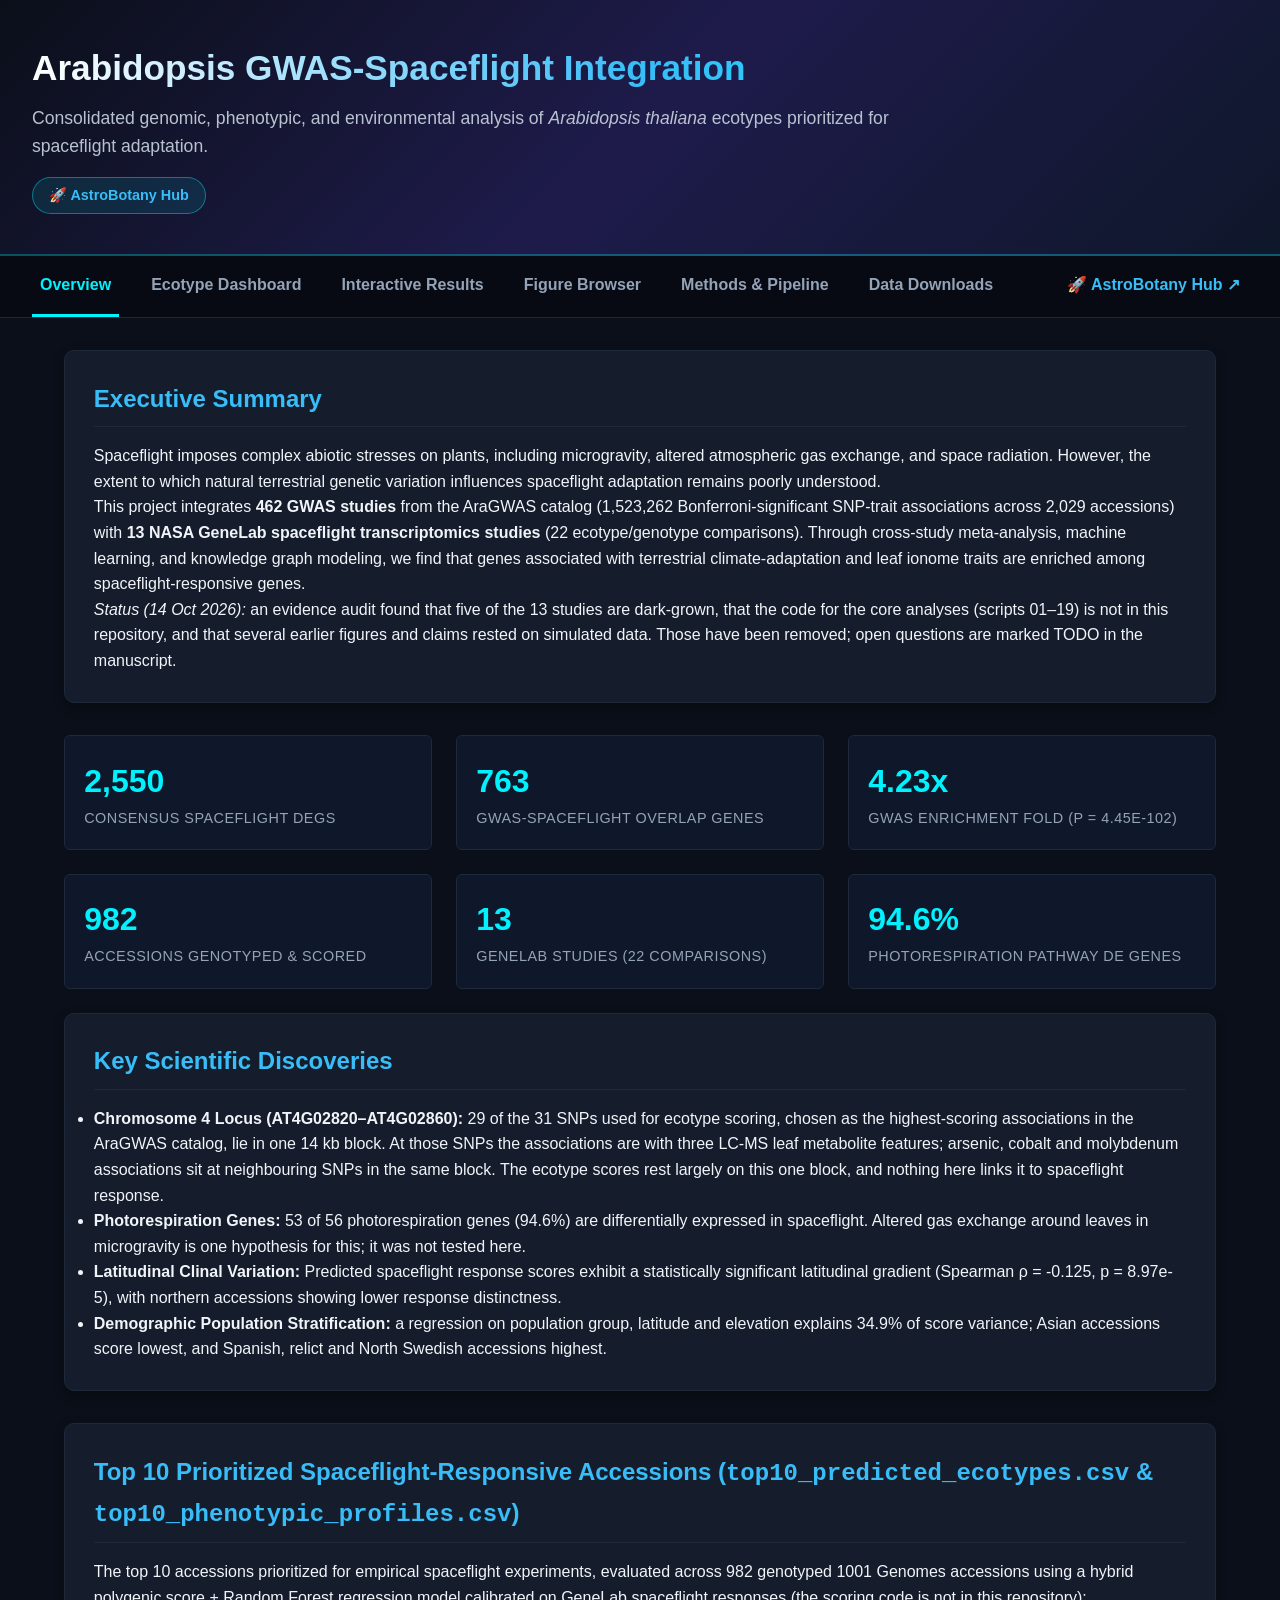
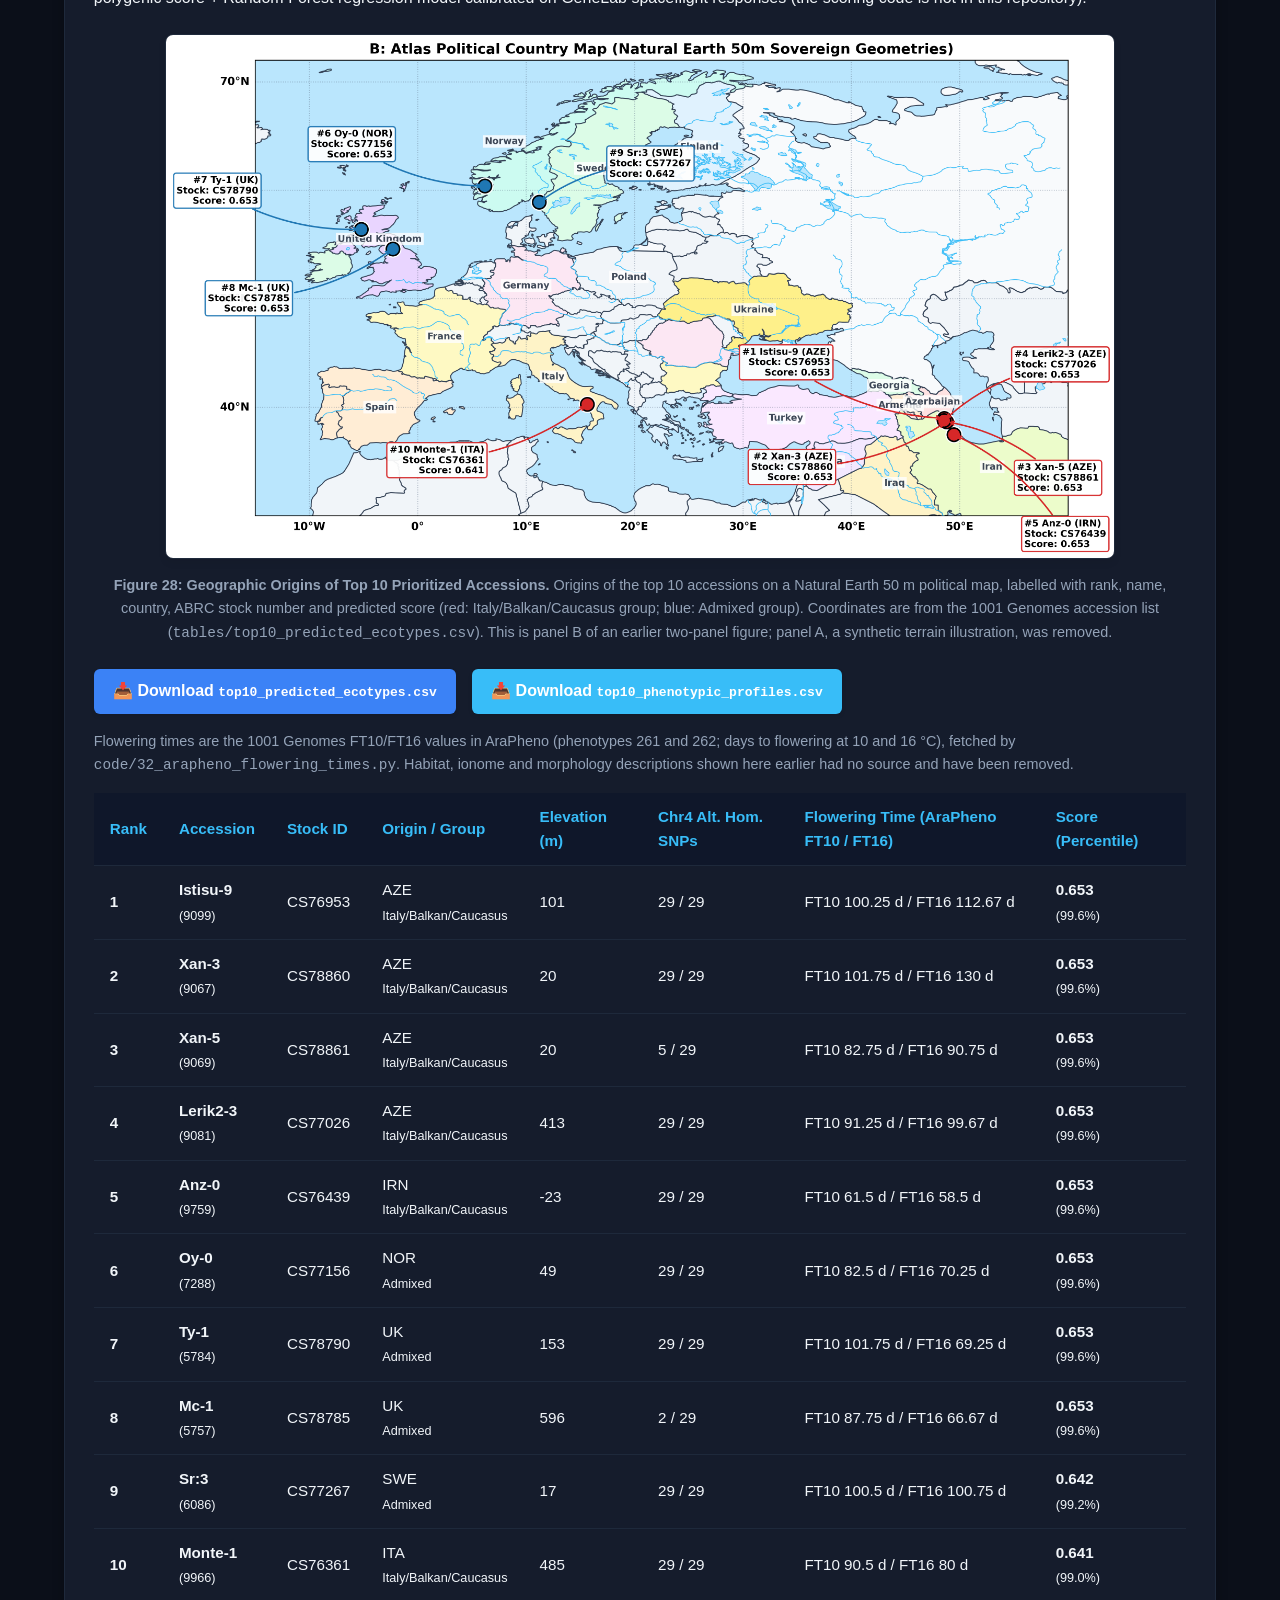
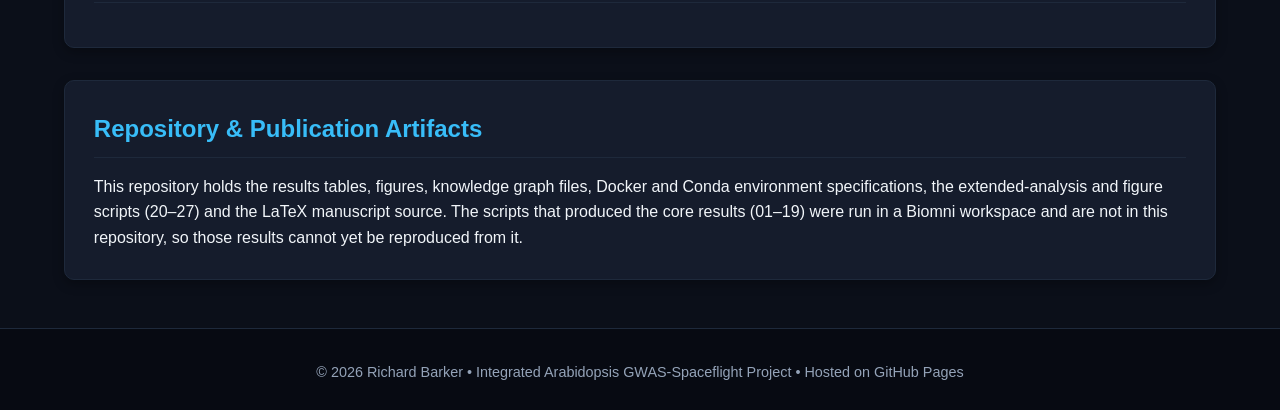
<file: docs/index.html>
<!DOCTYPE html>
<html lang="en">
<head>
  <meta charset="UTF-8">
  <meta name="viewport" content="width=device-width, initial-scale=1.0">
  <title>Arabidopsis GWAS-Spaceflight Integration</title>
  <link rel="stylesheet" href="css/style.css">
  <link rel="stylesheet" href="https://dr-richard-barker.github.io/Plant_response_to_radiation/cose/cose-theme.css">
  <link rel="stylesheet" href="https://dr-richard-barker.github.io/Plant_response_to_radiation/cose/cose-chrome.css">
  <link rel="stylesheet" href="https://dr-richard-barker.github.io/Plant_response_to_radiation/cose/cose-map.css">
</head>
<body data-site-id="arabidopsis-gwas-spaceflight">
  <header>
    <h1>Arabidopsis GWAS-Spaceflight Integration</h1>
    <p>Consolidated genomic, phenotypic, and environmental analysis of <em>Arabidopsis thaliana</em> ecotypes prioritized for spaceflight adaptation.</p>
    <a href="https://dr-richard-barker.github.io/AstroBotany/" target="_blank" class="hub-banner">🚀 AstroBotany Hub</a>
  </header>

  <nav>
    <a href="index.html" class="active">Overview</a>
    <a href="dashboard.html">Ecotype Dashboard</a>
    <a href="results.html">Interactive Results</a>
    <a href="figures.html">Figure Browser</a>
    <a href="methods.html">Methods & Pipeline</a>
    <a href="data.html">Data Downloads</a>
    <a href="https://dr-richard-barker.github.io/AstroBotany/" target="_blank" class="hub-link">🚀 AstroBotany Hub ↗</a>
  </nav>

  <div class="container">
    <div class="card">
      <h2>Executive Summary</h2>
      <p>Spaceflight imposes complex abiotic stresses on plants, including microgravity, altered atmospheric gas exchange, and space radiation. However, the extent to which natural terrestrial genetic variation influences spaceflight adaptation remains poorly understood.</p>
      <p>This project integrates <strong>462 GWAS studies</strong> from the AraGWAS catalog (1,523,262 Bonferroni-significant SNP-trait associations across 2,029 accessions) with <strong>13 NASA GeneLab spaceflight transcriptomics studies</strong> (22 ecotype/genotype comparisons). Through cross-study meta-analysis, machine learning, and knowledge graph modeling, we find that genes associated with terrestrial climate-adaptation and leaf ionome traits are enriched among spaceflight-responsive genes.</p>
      <p><em>Status (14 Oct 2026):</em> an evidence audit found that five of the 13 studies are dark-grown, that the code for the core analyses (scripts 01&ndash;19) is not in this repository, and that several earlier figures and claims rested on simulated data. Those have been removed; open questions are marked TODO in the manuscript.</p>
    </div>

    <div class="grid">
      <div class="stat-box">
        <div class="number">2,550</div>
        <div class="label">Consensus Spaceflight DEGs</div>
      </div>
      <div class="stat-box">
        <div class="number">763</div>
        <div class="label">GWAS-Spaceflight Overlap Genes</div>
      </div>
      <div class="stat-box">
        <div class="number">4.23x</div>
        <div class="label">GWAS Enrichment Fold (p = 4.45e-102)</div>
      </div>
      <div class="stat-box">
        <div class="number">982</div>
        <div class="label">Accessions Genotyped & Scored</div>
      </div>
      <div class="stat-box">
        <div class="number">13</div>
        <div class="label">GeneLab Studies (22 Comparisons)</div>
      </div>
      <div class="stat-box">
        <div class="number">94.6%</div>
        <div class="label">Photorespiration Pathway DE Genes</div>
      </div>
    </div>

    <div class="card">
      <h2>Key Scientific Discoveries</h2>
      <ul>
        <li><strong>Chromosome 4 Locus (AT4G02820–AT4G02860):</strong> 29 of the 31 SNPs used for ecotype scoring, chosen as the highest-scoring associations in the AraGWAS catalog, lie in one 14 kb block. At those SNPs the associations are with three LC-MS leaf metabolite features; arsenic, cobalt and molybdenum associations sit at neighbouring SNPs in the same block. The ecotype scores rest largely on this one block, and nothing here links it to spaceflight response.</li>
        <li><strong>Photorespiration Genes:</strong> 53 of 56 photorespiration genes (94.6%) are differentially expressed in spaceflight. Altered gas exchange around leaves in microgravity is one hypothesis for this; it was not tested here.</li>
        <li><strong>Latitudinal Clinal Variation:</strong> Predicted spaceflight response scores exhibit a statistically significant latitudinal gradient (Spearman &rho; = -0.125, p = 8.97e-5), with northern accessions showing lower response distinctness.</li>
        <li><strong>Demographic Population Stratification:</strong> a regression on population group, latitude and elevation explains 34.9% of score variance; Asian accessions score lowest, and Spanish, relict and North Swedish accessions highest.</li>
      </ul>
    </div>

    <div class="card">
      <h2>Top 10 Prioritized Spaceflight-Responsive Accessions (<code>top10_predicted_ecotypes.csv</code> & <code>top10_phenotypic_profiles.csv</code>)</h2>
      <p>The top 10 accessions prioritized for empirical spaceflight experiments, evaluated across 982 genotyped 1001 Genomes accessions using a hybrid polygenic score + Random Forest regression model calibrated on GeneLab spaceflight responses (the scoring code is not in this repository):</p>
      
      <div style="margin: 1.5rem 0; text-align:center;">
        <img src="assets/fig28_top10_ecotypes_map.png" alt="Geographic Map of Top 10 Prioritized Accessions" style="width:100%; max-width:950px; border-radius:8px; border:1px solid var(--border-color); box-shadow: 0 4px 8px rgba(0,0,0,0.06);">
        <p style="font-size:0.9rem; color:var(--text-muted); margin-top:0.5rem;"><strong>Figure 28: Geographic Origins of Top 10 Prioritized Accessions.</strong> Origins of the top 10 accessions on a Natural Earth 50 m political map, labelled with rank, name, country, ABRC stock number and predicted score (red: Italy/Balkan/Caucasus group; blue: Admixed group). Coordinates are from the 1001 Genomes accession list (<code>tables/top10_predicted_ecotypes.csv</code>). This is panel B of an earlier two-panel figure; panel A, a synthetic terrain illustration, was removed.</p>
      </div>

      <div style="margin: 1rem 0; display:flex; gap:1rem; flex-wrap:wrap;">
        <a href="https://github.com/dr-richard-barker/arabidopsis-gwas-spaceflight/raw/main/tables/top10_predicted_ecotypes.csv" download style="display:inline-block; background-color:var(--secondary-color); color:white; padding:0.6rem 1.2rem; border-radius:6px; text-decoration:none; font-weight:600; box-shadow: 0 2px 4px rgba(0,0,0,0.1);">📥 Download <code>top10_predicted_ecotypes.csv</code></a>
        <a href="https://github.com/dr-richard-barker/arabidopsis-gwas-spaceflight/raw/main/tables/top10_phenotypic_profiles.csv" download style="display:inline-block; background-color:var(--accent-color); color:white; padding:0.6rem 1.2rem; border-radius:6px; text-decoration:none; font-weight:600; box-shadow: 0 2px 4px rgba(0,0,0,0.1);">📥 Download <code>top10_phenotypic_profiles.csv</code></a>
      </div>

      <p style="font-size:0.9rem; color:var(--text-muted);">Flowering times are the 1001 Genomes FT10/FT16 values in AraPheno (phenotypes 261 and 262; days to flowering at 10 and 16&nbsp;&deg;C), fetched by <code>code/32_arapheno_flowering_times.py</code>. Habitat, ionome and morphology descriptions shown here earlier had no source and have been removed.</p>
      <div class="table-responsive">
        <table>
          <thead>
            <tr>
              <th>Rank</th>
              <th>Accession</th>
              <th>Stock ID</th>
              <th>Origin / Group</th>
              <th>Elevation (m)</th>
              <th>Chr4 Alt. Hom. SNPs</th>
              <th>Flowering Time (AraPheno FT10 / FT16)</th>
              <th>Score (Percentile)</th>
            </tr>
          </thead>
          <tbody>
            <tr>
              <td><strong>1</strong></td>
              <td><strong>Istisu-9</strong><br><small>(9099)</small></td>
              <td>CS76953</td>
              <td>AZE<br><small>Italy/Balkan/Caucasus</small></td>
              <td>101</td>
              <td>29 / 29</td>
              <td>FT10 100.25 d / FT16 112.67 d</td>
              <td><strong>0.653</strong><br><small>(99.6%)</small></td>
            </tr>
            <tr>
              <td><strong>2</strong></td>
              <td><strong>Xan-3</strong><br><small>(9067)</small></td>
              <td>CS78860</td>
              <td>AZE<br><small>Italy/Balkan/Caucasus</small></td>
              <td>20</td>
              <td>29 / 29</td>
              <td>FT10 101.75 d / FT16 130 d</td>
              <td><strong>0.653</strong><br><small>(99.6%)</small></td>
            </tr>
            <tr>
              <td><strong>3</strong></td>
              <td><strong>Xan-5</strong><br><small>(9069)</small></td>
              <td>CS78861</td>
              <td>AZE<br><small>Italy/Balkan/Caucasus</small></td>
              <td>20</td>
              <td>5 / 29</td>
              <td>FT10 82.75 d / FT16 90.75 d</td>
              <td><strong>0.653</strong><br><small>(99.6%)</small></td>
            </tr>
            <tr>
              <td><strong>4</strong></td>
              <td><strong>Lerik2-3</strong><br><small>(9081)</small></td>
              <td>CS77026</td>
              <td>AZE<br><small>Italy/Balkan/Caucasus</small></td>
              <td>413</td>
              <td>29 / 29</td>
              <td>FT10 91.25 d / FT16 99.67 d</td>
              <td><strong>0.653</strong><br><small>(99.6%)</small></td>
            </tr>
            <tr>
              <td><strong>5</strong></td>
              <td><strong>Anz-0</strong><br><small>(9759)</small></td>
              <td>CS76439</td>
              <td>IRN<br><small>Italy/Balkan/Caucasus</small></td>
              <td>-23</td>
              <td>29 / 29</td>
              <td>FT10 61.5 d / FT16 58.5 d</td>
              <td><strong>0.653</strong><br><small>(99.6%)</small></td>
            </tr>
            <tr>
              <td><strong>6</strong></td>
              <td><strong>Oy-0</strong><br><small>(7288)</small></td>
              <td>CS77156</td>
              <td>NOR<br><small>Admixed</small></td>
              <td>49</td>
              <td>29 / 29</td>
              <td>FT10 82.5 d / FT16 70.25 d</td>
              <td><strong>0.653</strong><br><small>(99.6%)</small></td>
            </tr>
            <tr>
              <td><strong>7</strong></td>
              <td><strong>Ty-1</strong><br><small>(5784)</small></td>
              <td>CS78790</td>
              <td>UK<br><small>Admixed</small></td>
              <td>153</td>
              <td>29 / 29</td>
              <td>FT10 101.75 d / FT16 69.25 d</td>
              <td><strong>0.653</strong><br><small>(99.6%)</small></td>
            </tr>
            <tr>
              <td><strong>8</strong></td>
              <td><strong>Mc-1</strong><br><small>(5757)</small></td>
              <td>CS78785</td>
              <td>UK<br><small>Admixed</small></td>
              <td>596</td>
              <td>2 / 29</td>
              <td>FT10 87.75 d / FT16 66.67 d</td>
              <td><strong>0.653</strong><br><small>(99.6%)</small></td>
            </tr>
            <tr>
              <td><strong>9</strong></td>
              <td><strong>Sr:3</strong><br><small>(6086)</small></td>
              <td>CS77267</td>
              <td>SWE<br><small>Admixed</small></td>
              <td>17</td>
              <td>29 / 29</td>
              <td>FT10 100.5 d / FT16 100.75 d</td>
              <td><strong>0.642</strong><br><small>(99.2%)</small></td>
            </tr>
            <tr>
              <td><strong>10</strong></td>
              <td><strong>Monte-1</strong><br><small>(9966)</small></td>
              <td>CS76361</td>
              <td>ITA<br><small>Italy/Balkan/Caucasus</small></td>
              <td>485</td>
              <td>29 / 29</td>
              <td>FT10 90.5 d / FT16 80 d</td>
              <td><strong>0.641</strong><br><small>(99.0%)</small></td>
            </tr>
          </tbody>
        </table>
      </div>
    </div>

    <div class="card">
      <h2>Repository & Publication Artifacts</h2>
      <p>This repository holds the results tables, figures, knowledge graph files, Docker and Conda environment specifications, the extended-analysis and figure scripts (20&ndash;27) and the LaTeX manuscript source. The scripts that produced the core results (01&ndash;19) were run in a Biomni workspace and are not in this repository, so those results cannot yet be reproduced from it.</p>
    </div>
  </div>

  <footer>
    <p>&copy; 2026 Richard Barker &bull; Integrated Arabidopsis GWAS-Spaceflight Project &bull; Hosted on GitHub Pages</p>
  </footer>
  <script src="https://dr-richard-barker.github.io/Plant_response_to_radiation/cose/sites.js"></script>
  <script src="https://dr-richard-barker.github.io/Plant_response_to_radiation/cose/theme.js"></script>
  <script defer src="https://visitor-analytics.astrobotany.workers.dev/a.js"></script>
</body>
</html>
</file>
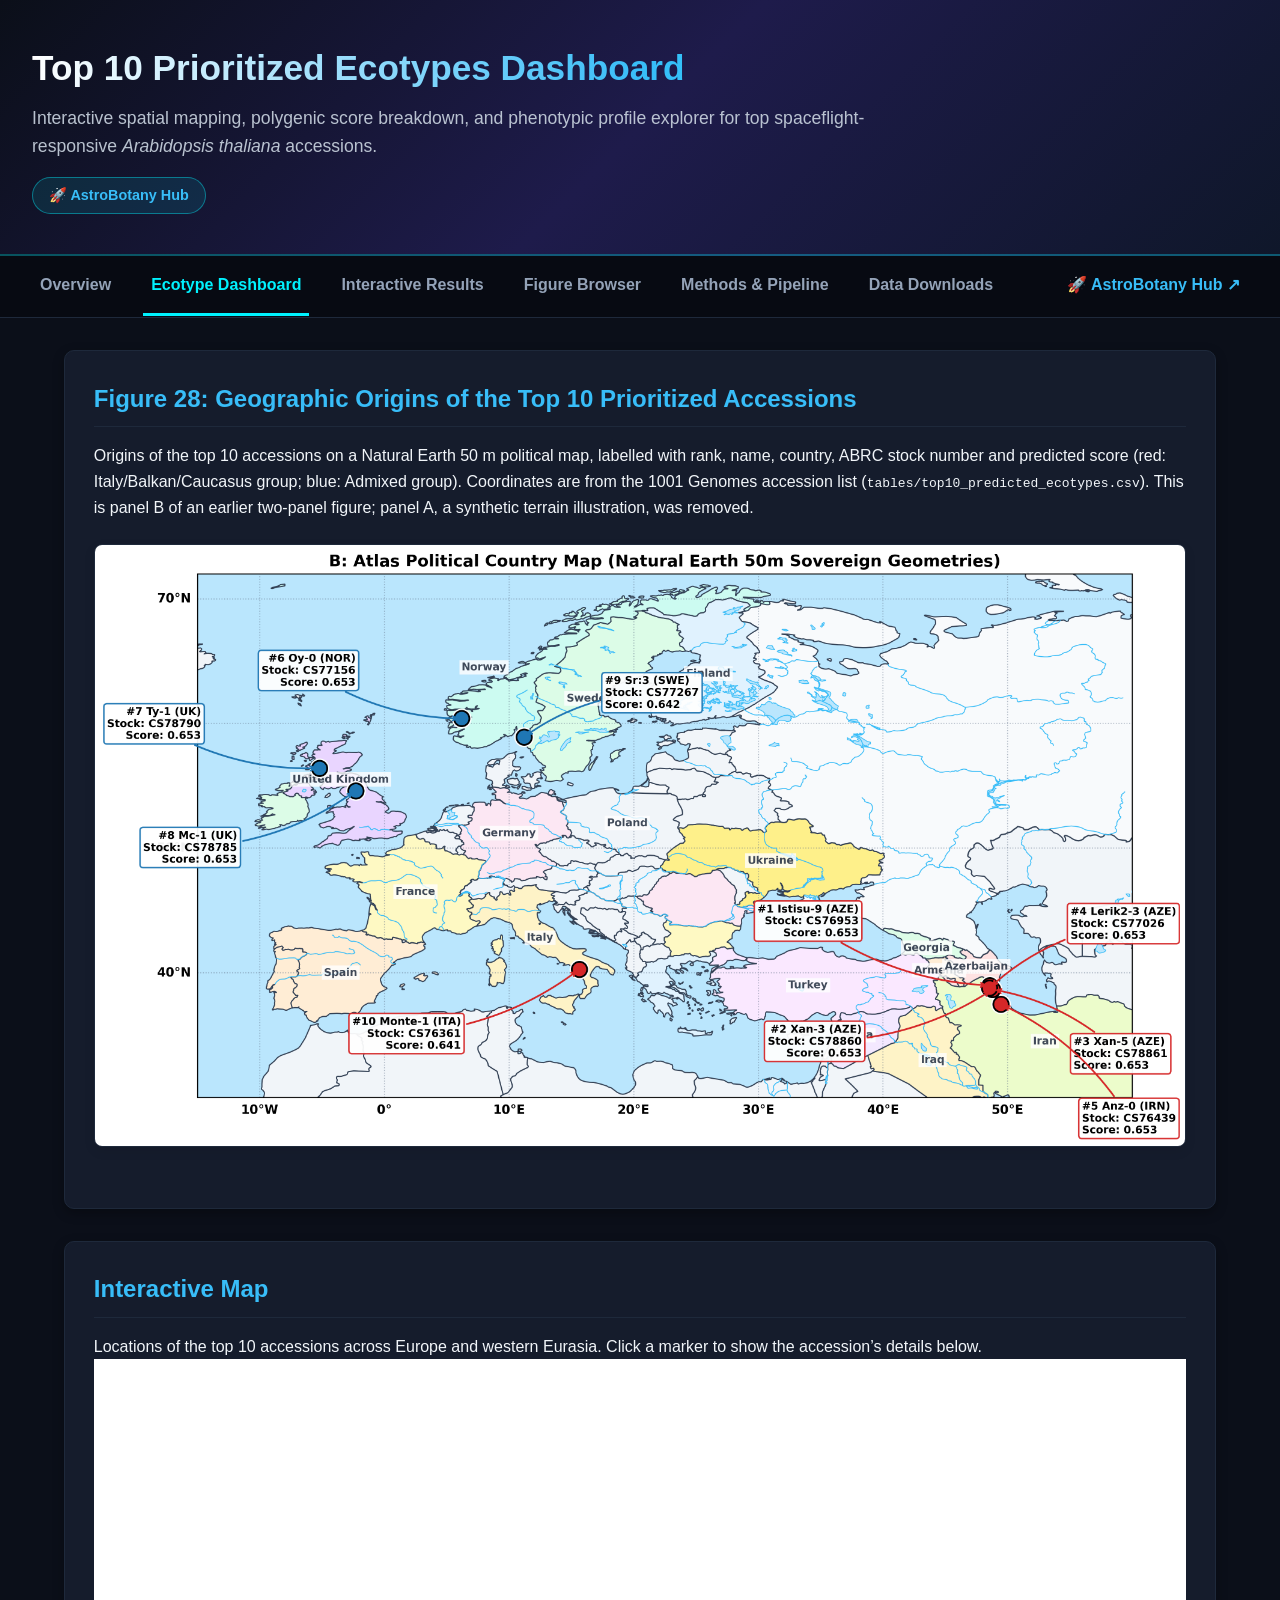
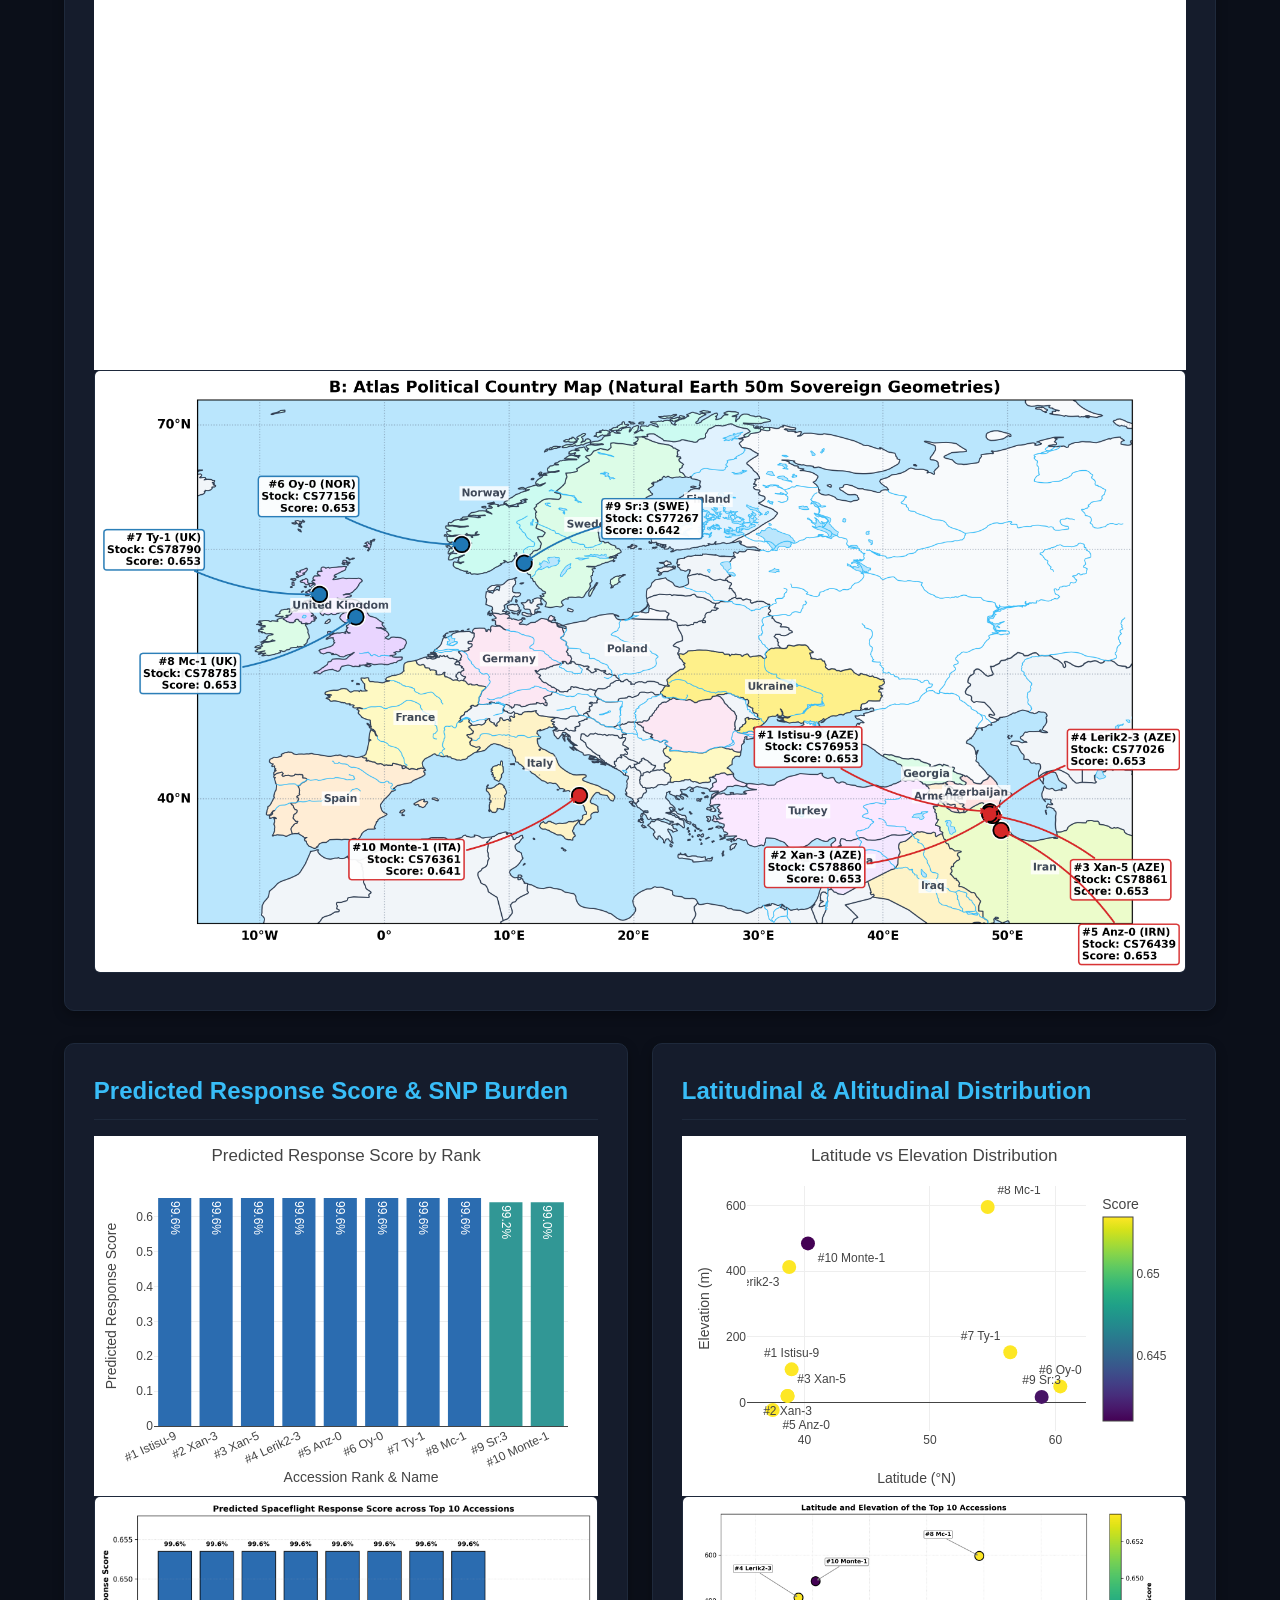
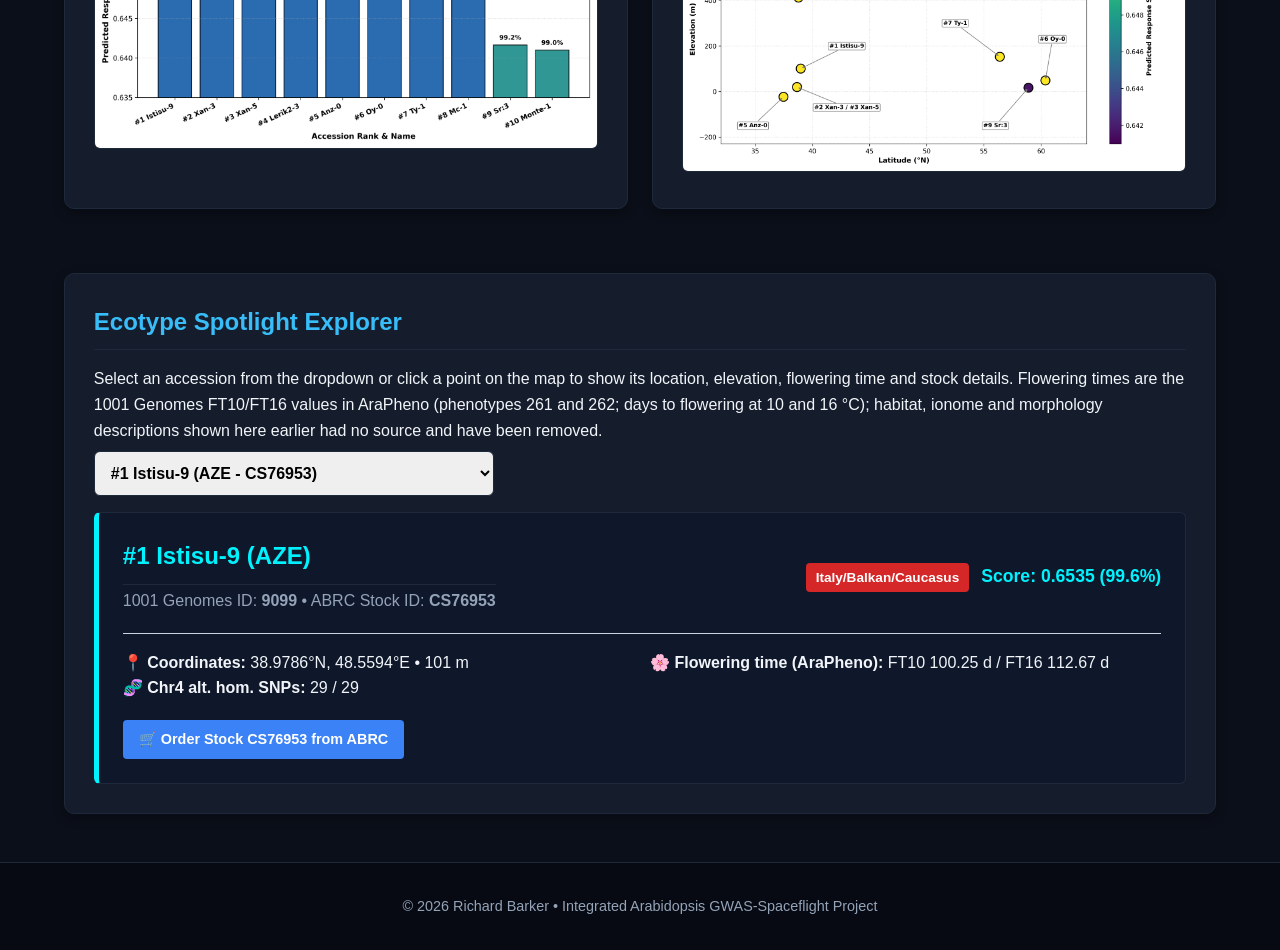
<file: docs/dashboard.html>
<!DOCTYPE html>
<html lang="en">
<head>
  <meta charset="UTF-8">
  <meta name="viewport" content="width=device-width, initial-scale=1.0">
  <title>Interactive Ecotype Dashboard - Arabidopsis GWAS-Spaceflight Integration</title>
  <link rel="stylesheet" href="css/style.css">
  <script src="https://cdn.plot.ly/plotly-2.27.0.min.js"></script>
  <style>
    .dashboard-grid {
      display: grid;
      grid-template-columns: 1fr 1fr;
      gap: 1.5rem;
      margin-bottom: 2rem;
    }
    @media (max-width: 900px) {
      .dashboard-grid {
        grid-template-columns: 1fr;
      }
    }
    .spotlight-card {
      background: #f8fafc;
      border-left: 5px solid var(--secondary-color);
      padding: 1.5rem;
      border-radius: 6px;
      margin-top: 1rem;
    }
    .badge {
      display: inline-block;
      padding: 0.25rem 0.6rem;
      border-radius: 4px;
      font-size: 0.85rem;
      font-weight: 700;
      color: white;
    }
    .bg-caucasus { background-color: #d62728; }
    .bg-admixed { background-color: #1f77b4; }
  </style>
</head>
<body>
  <header>
    <h1>Top 10 Prioritized Ecotypes Dashboard</h1>
    <p>Interactive spatial mapping, polygenic score breakdown, and phenotypic profile explorer for top spaceflight-responsive <em>Arabidopsis thaliana</em> accessions.</p>
    <a href="https://dr-richard-barker.github.io/AstroBotany/" target="_blank" class="hub-banner">🚀 AstroBotany Hub</a>
  </header>

  <nav>
    <a href="index.html">Overview</a>
    <a href="dashboard.html" class="active">Ecotype Dashboard</a>
    <a href="results.html">Interactive Results</a>
    <a href="figures.html">Figure Browser</a>
    <a href="methods.html">Methods & Pipeline</a>
    <a href="data.html">Data Downloads</a>
    <a href="https://dr-richard-barker.github.io/AstroBotany/" target="_blank" class="hub-link">🚀 AstroBotany Hub ↗</a>
  </nav>

  <div class="container">
    <div class="card">
      <h2>Figure 28: Geographic Origins of the Top 10 Prioritized Accessions</h2>
      <p>Origins of the top 10 accessions on a Natural Earth 50 m political map, labelled with rank, name, country, ABRC stock number and predicted score (red: Italy/Balkan/Caucasus group; blue: Admixed group). Coordinates are from the 1001 Genomes accession list (<code>tables/top10_predicted_ecotypes.csv</code>). This is panel B of an earlier two-panel figure; panel A, a synthetic terrain illustration, was removed.</p>
      
      <div style="margin: 1.5rem 0; text-align:center;">
        <img src="assets/fig28_top10_ecotypes_map.png" alt="Figure 28: geographic origins of the top 10 accessions" style="width:100%; max-width:1100px; border-radius:8px; border:1px solid var(--border-color); box-shadow: 0 4px 12px rgba(0,0,0,0.08);">
      </div>
    </div>

    <div class="card">
      <h2>Interactive Map</h2>
      <p>Locations of the top 10 accessions across Europe and western Eurasia. Click a marker to show the accession&rsquo;s details below.</p>
      <div id="mapPlot" style="width:100%; min-height:480px; text-align:center;">
        <img src="assets/fig28_top10_ecotypes_map.png" alt="Spatial Map Fallback" style="width:100%; max-width:1100px; border-radius:6px; border:1px solid var(--border-color);">
      </div>
    </div>

    <div class="dashboard-grid">
      <div class="card">
        <h3>Predicted Response Score & SNP Burden</h3>
        <div id="scoreBarPlot" style="width:100%; min-height:360px; text-align:center;">
          <img src="assets/fig29_score_bar_plot.png" alt="Score Bar Chart Fallback" style="width:100%; max-width:550px; border-radius:6px; border:1px solid var(--border-color);">
        </div>
      </div>
      <div class="card">
        <h3>Latitudinal & Altitudinal Distribution</h3>
        <div id="geoScatterPlot" style="width:100%; min-height:360px; text-align:center;">
          <img src="assets/fig30_latitude_elevation_scatter.png" alt="Distribution Scatter Plot Fallback" style="width:100%; max-width:550px; border-radius:6px; border:1px solid var(--border-color);">
        </div>
      </div>
    </div>

    <div class="card">
      <h2>Ecotype Spotlight Explorer</h2>
      <p>Select an accession from the dropdown or click a point on the map to show its location, elevation, flowering time and stock details. Flowering times are the 1001 Genomes FT10/FT16 values in AraPheno (phenotypes 261 and 262; days to flowering at 10 and 16&nbsp;&deg;C); habitat, ionome and morphology descriptions shown here earlier had no source and have been removed.</p>
      
      <select id="ecotypeSelect" style="width:100%; max-width:400px; padding:0.75rem; font-size:1rem; border-radius:6px; border:1px solid var(--border-color); margin-top:0.5rem; font-weight:600;">
        <option value="1">#1 Istisu-9 (AZE - CS76953)</option>
        <option value="2">#2 Xan-3 (AZE - CS78860)</option>
        <option value="3">#3 Xan-5 (AZE - CS78861)</option>
        <option value="4">#4 Lerik2-3 (AZE - CS77026)</option>
        <option value="5">#5 Anz-0 (IRN - CS76439)</option>
        <option value="6">#6 Oy-0 (NOR - CS77156)</option>
        <option value="7">#7 Ty-1 (UK - CS78790)</option>
        <option value="8">#8 Mc-1 (UK - CS78785)</option>
        <option value="9">#9 Sr:3 (SWE - CS77267)</option>
        <option value="10">#10 Monte-1 (ITA - CS76361)</option>
      </select>

      <div id="spotlightContent" class="spotlight-card">
        <div style="display:flex; justify-content:space-between; align-items:center; flex-wrap:wrap; gap:1rem;">
          <div>
            <h3 style="color:var(--primary-color); margin:0;">#1 Istisu-9 (AZE)</h3>
            <p style="color:var(--text-muted); margin:0.2rem 0;">1001 Genomes ID: <strong>9099</strong> &bull; ABRC Stock ID: <strong>CS76953</strong></p>
          </div>
          <div>
            <span class="badge bg-caucasus">Italy/Balkan/Caucasus</span>
            <span style="font-size:1.1rem; font-weight:800; color:var(--primary-color); margin-left:0.5rem;">Score: 0.6535 (99.6%)</span>
          </div>
        </div>
        <hr style="margin:1rem 0; border:none; border-top:1px solid #cbd5e1;">
        <div style="display:grid; grid-template-columns: 1fr 1fr; gap:1rem;">
          <div>
            <p><strong>📍 Coordinates:</strong> 38.9786°N, 48.5594°E &bull; 101 m</p>
            <p><strong>🧬 Chr4 alt. hom. SNPs:</strong> 29 / 29</p>
          </div>
          <div>
            <p><strong>🌸 Flowering time (AraPheno):</strong> FT10 100.25 d / FT16 112.67 d</p>
          </div>
        </div>
        <div style="margin-top:1.2rem;">
          <a href="https://abrc.osu.edu/" target="_blank" style="display:inline-block; background-color:var(--secondary-color); color:white; padding:0.5rem 1rem; border-radius:4px; text-decoration:none; font-weight:600; font-size:0.9rem;">🛒 Order Stock CS76953 from ABRC</a>
        </div>
      </div>
    </div>
  </div>

  <footer>
    <p>&copy; 2026 Richard Barker &bull; Integrated Arabidopsis GWAS-Spaceflight Project</p>
  </footer>

  <script>
    const data = [
      {
        rank: 1, name: "Istisu-9", id: 9099, stock_id: "CS76953", country: "AZE", group: "Italy/Balkan/Caucasus",
        lat: 38.9786, lon: 48.5594, elev: 101.0, snps: "29 / 29", score: 0.6535, pct: "99.6%",
        flowering: "FT10 100.25 d / FT16 112.67 d"
      },
      {
        rank: 2, name: "Xan-3", id: 9067, stock_id: "CS78860", country: "AZE", group: "Italy/Balkan/Caucasus",
        lat: 38.6536, lon: 48.7992, elev: 20.0, snps: "29 / 29", score: 0.6535, pct: "99.6%",
        flowering: "FT10 101.75 d / FT16 130 d"
      },
      {
        rank: 3, name: "Xan-5", id: 9069, stock_id: "CS78861", country: "AZE", group: "Italy/Balkan/Caucasus",
        lat: 38.6536, lon: 48.7992, elev: 20.0, snps: "5 / 29", score: 0.6535, pct: "99.6%",
        flowering: "FT10 82.75 d / FT16 90.75 d"
      },
      {
        rank: 4, name: "Lerik2-3", id: 9081, stock_id: "CS77026", country: "AZE", group: "Italy/Balkan/Caucasus",
        lat: 38.7833, lon: 48.5517, elev: 413.0, snps: "29 / 29", score: 0.6535, pct: "99.6%",
        flowering: "FT10 91.25 d / FT16 99.67 d"
      },
      {
        rank: 5, name: "Anz-0", id: 9759, stock_id: "CS76439", country: "IRN", group: "Italy/Balkan/Caucasus",
        lat: 37.47, lon: 49.47, elev: -23.0, snps: "29 / 29", score: 0.6535, pct: "99.6%",
        flowering: "FT10 61.5 d / FT16 58.5 d"
      },
      {
        rank: 6, name: "Oy-0", id: 7288, stock_id: "CS77156", country: "NOR", group: "Admixed",
        lat: 60.3855, lon: 6.1930, elev: 49.0, snps: "29 / 29", score: 0.6535, pct: "99.6%",
        flowering: "FT10 82.5 d / FT16 70.25 d"
      },
      {
        rank: 7, name: "Ty-1", id: 5784, stock_id: "CS78790", country: "UK", group: "Admixed",
        lat: 56.4, lon: -5.2, elev: 153.0, snps: "29 / 29", score: 0.6535, pct: "99.6%",
        flowering: "FT10 101.75 d / FT16 69.25 d"
      },
      {
        rank: 8, name: "Mc-1", id: 5757, stock_id: "CS78785", country: "UK", group: "Admixed",
        lat: 54.6, lon: -2.3, elev: 596.0, snps: "2 / 29", score: 0.6535, pct: "99.6%",
        flowering: "FT10 87.75 d / FT16 66.67 d"
      },
      {
        rank: 9, name: "Sr:3", id: 6086, stock_id: "CS77267", country: "SWE", group: "Admixed",
        lat: 58.9, lon: 11.2, elev: 17.0, snps: "29 / 29", score: 0.6416, pct: "99.2%",
        flowering: "FT10 100.5 d / FT16 100.75 d"
      },
      {
        rank: 10, name: "Monte-1", id: 9966, stock_id: "CS76361", country: "ITA", group: "Italy/Balkan/Caucasus",
        lat: 40.28, lon: 15.65, elev: 485.0, snps: "29 / 29", score: 0.6410, pct: "99.0%",
        flowering: "FT10 90.5 d / FT16 80 d"
      }
    ];

    // Spotlight Updater Function
    function updateSpotlight(rankVal) {
      const item = data.find(d => d.rank == rankVal);
      if (!item) return;

      const groupClass = item.group === 'Italy/Balkan/Caucasus' ? 'bg-caucasus' : 'bg-admixed';

      document.getElementById('spotlightContent').innerHTML = `
        <div style="display:flex; justify-content:space-between; align-items:center; flex-wrap:wrap; gap:1rem;">
          <div>
            <h3 style="color:var(--primary-color); margin:0;">#${item.rank} ${item.name} (${item.country})</h3>
            <p style="color:var(--text-muted); margin:0.2rem 0;">1001 Genomes ID: <strong>${item.id}</strong> &bull; ABRC Stock ID: <strong>${item.stock_id}</strong></p>
          </div>
          <div>
            <span class="badge ${groupClass}">${item.group}</span>
            <span style="font-size:1.1rem; font-weight:800; color:var(--primary-color); margin-left:0.5rem;">Score: ${item.score} (${item.pct})</span>
          </div>
        </div>
        <hr style="margin:1rem 0; border:none; border-top:1px solid #cbd5e1;">
        <div style="display:grid; grid-template-columns: 1fr 1fr; gap:1rem;">
          <div>
            <p><strong>📍 Coordinates:</strong> ${item.lat}°N, ${item.lon}°E &bull; ${item.elev} m</p>
            <p><strong>🧬 Chr4 alt. hom. SNPs:</strong> ${item.snps}</p>
          </div>
          <div>
            <p><strong>🌸 Flowering time (AraPheno):</strong> ${item.flowering}</p>
          </div>
        </div>
        <div style="margin-top:1.2rem;">
          <a href="https://abrc.osu.edu/" target="_blank" style="display:inline-block; background-color:var(--secondary-color); color:white; padding:0.5rem 1rem; border-radius:4px; text-decoration:none; font-weight:600; font-size:0.9rem;">🛒 Order Stock ${item.stock_id} from ABRC</a>
        </div>
      `;
    }

    // Always run spotlight updater immediately
    try {
      updateSpotlight(1);
    } catch (e) {
      console.error("Spotlight init error:", e);
    }

    document.getElementById('ecotypeSelect').addEventListener('change', (e) => {
      updateSpotlight(e.target.value);
    });

    // Render Plot 1: Spatial Map
    try {
      const mapTrace = {
        type: 'scattergeo',
        mode: 'markers+text',
        lat: data.map(d => d.lat),
        lon: data.map(d => d.lon),
        text: data.map(d => `#${d.rank} ${d.name}`),
        textposition: ['top left', 'bottom left', 'top right', 'bottom right', 'bottom center', 'top left', 'top left', 'bottom left', 'top right', 'bottom right'],
        hoverinfo: 'text',
        hovertext: data.map(d => `<b>#${d.rank} ${d.name} (${d.country})</b><br>Stock ID: ${d.stock_id}<br>Elevation: ${d.elev}m<br>Chr4 SNPs: ${d.snps}<br>Score: ${d.score} (${d.pct})<br>Group: ${d.group}`),
        marker: {
          size: 16,
          color: data.map(d => d.group === 'Italy/Balkan/Caucasus' ? '#d62728' : '#1f77b4'),
          line: { color: 'black', width: 1.5 }
        }
      };

      const mapLayout = {
        geo: {
          scope: 'europe',
          showland: true,
          landcolor: '#f8fafc',
          showocean: true,
          oceancolor: '#dbeafe',
          showcountries: true,
          countrycolor: '#64748b',
          countrywidth: 1.0,
          showcoastlines: true,
          coastlinecolor: '#1e293b',
          projection: { type: 'mercator' }
        },
        margin: { l: 0, r: 0, t: 0, b: 0 }
      };

      Plotly.newPlot('mapPlot', [mapTrace], mapLayout).then(gd => {
        gd.on('plotly_click', (dataEvt) => {
          if (dataEvt.points.length > 0) {
            const idx = dataEvt.points[0].pointIndex;
            const rank = data[idx].rank;
            document.getElementById('ecotypeSelect').value = rank;
            updateSpotlight(rank);
          }
        });
      });
    } catch (err) {
      console.error("Map plot error:", err);
    }

    // Render Plot 2: Bar Chart
    try {
      const barTrace = {
        x: data.map(d => `#${d.rank} ${d.name}`),
        y: data.map(d => d.score),
        type: 'bar',
        marker: {
          color: data.map(d => d.score > 0.65 ? '#2b6cb0' : '#319795')
        },
        text: data.map(d => d.pct),
        textposition: 'auto'
      };

      const barLayout = {
        title: 'Predicted Response Score by Rank',
        yaxis: { title: 'Predicted Response Score', autorange: true },
        xaxis: { title: 'Accession Rank & Name', tickangle: -25 },
        margin: { t: 50, b: 70, l: 60, r: 30 }
      };

      Plotly.newPlot('scoreBarPlot', [barTrace], barLayout);
    } catch (err) {
      console.error("Bar plot error:", err);
    }

    // Render Plot 3: Scatter Plot
    try {
      const scatterTrace = {
        x: data.map(d => d.lat),
        y: data.map(d => d.elev),
        mode: 'markers+text',
        text: data.map(d => `#${d.rank} ${d.name}`),
        textposition: ['top center', 'bottom center', 'top right', 'bottom left', 'bottom right', 'top center', 'top left', 'top right', 'top center', 'bottom right'],
        marker: {
          size: 14,
          color: data.map(d => d.score),
          colorscale: 'Viridis',
          showscale: true,
          colorbar: { title: 'Score' }
        }
      };

      const scatterLayout = {
        title: 'Latitude vs Elevation Distribution',
        xaxis: { title: 'Latitude (°N)' },
        yaxis: { title: 'Elevation (m)' },
        margin: { t: 50, b: 65, l: 65, r: 30 }
      };

      Plotly.newPlot('geoScatterPlot', [scatterTrace], scatterLayout);
    } catch (err) {
      console.error("Scatter plot error:", err);
    }
  </script>
  <script defer src="https://visitor-analytics.astrobotany.workers.dev/a.js"></script>
</body>
</html>
</file>
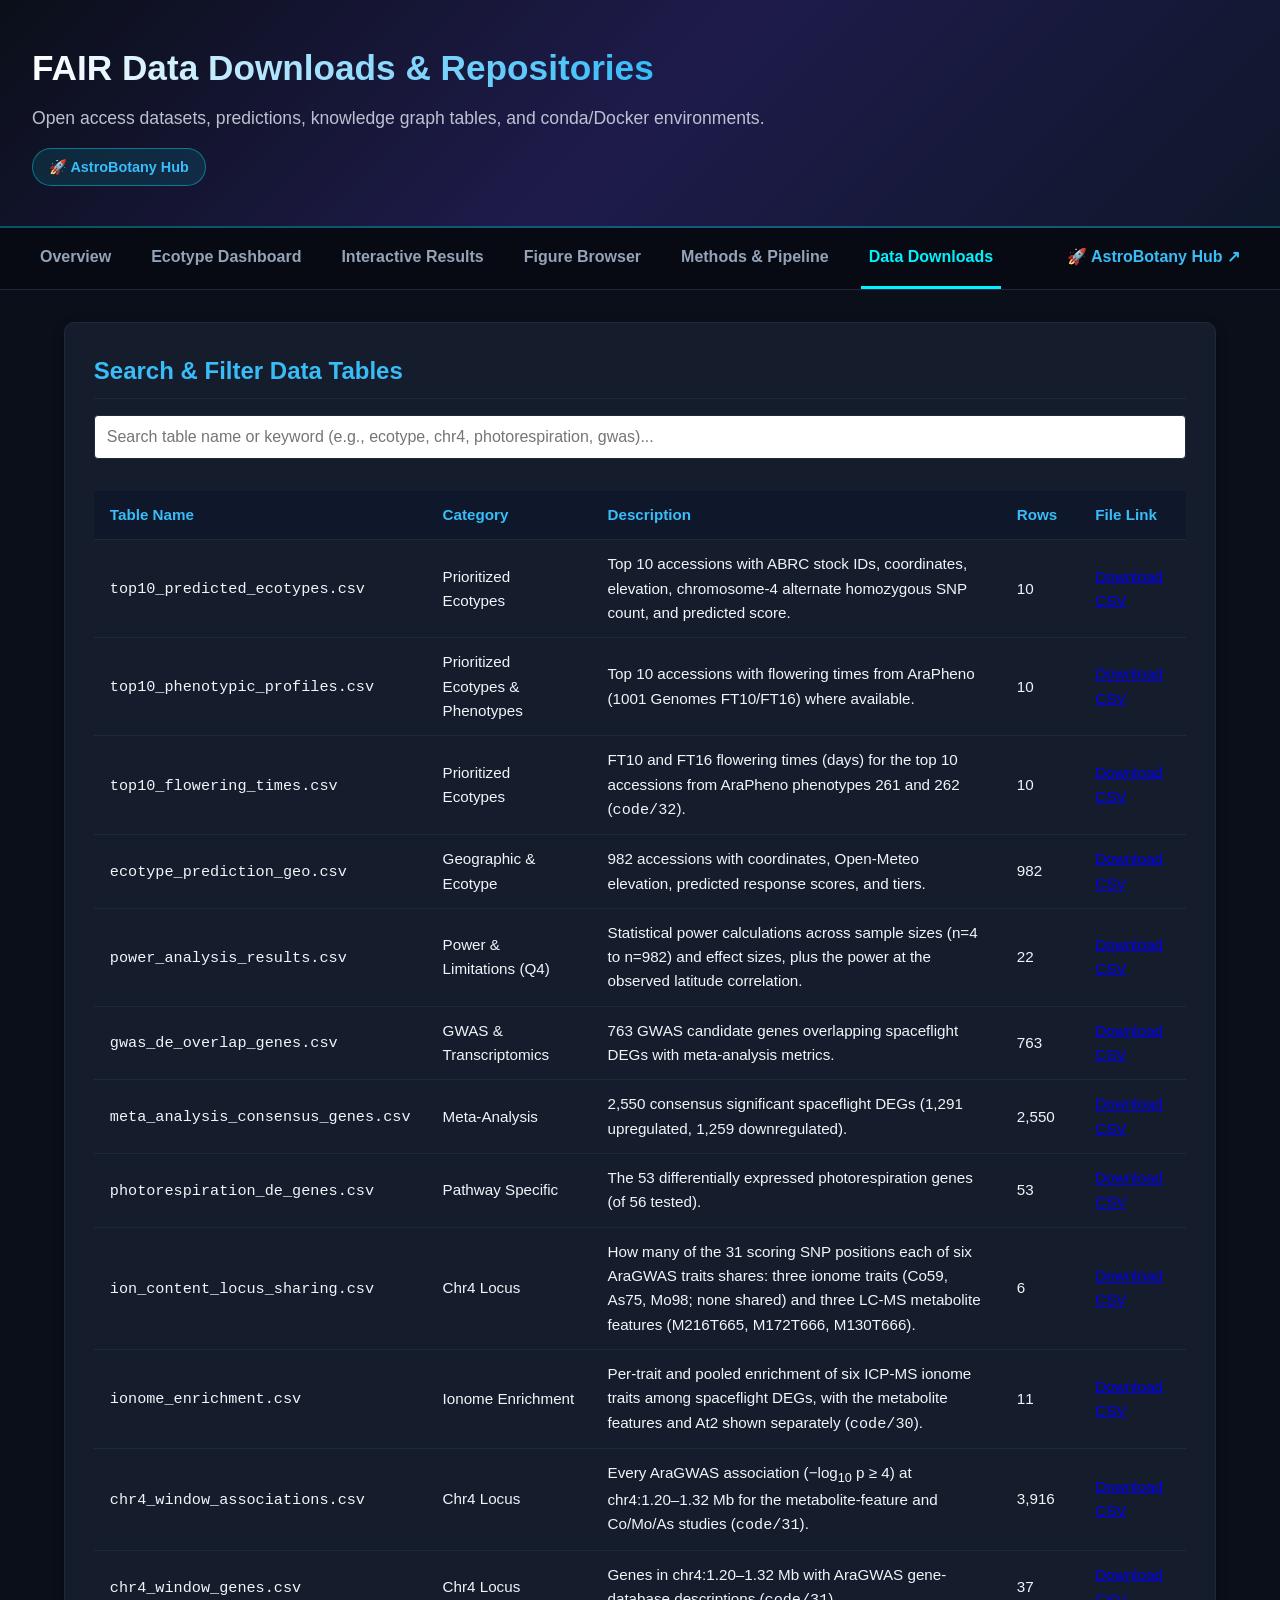
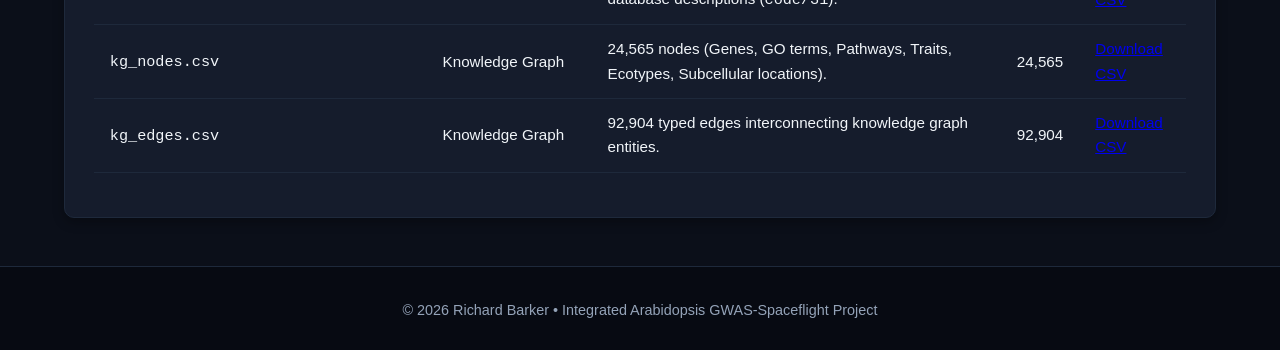
<file: docs/data.html>
<!DOCTYPE html>
<html lang="en">
<head>
  <meta charset="UTF-8">
  <meta name="viewport" content="width=device-width, initial-scale=1.0">
  <title>Data Downloads - Arabidopsis GWAS-Spaceflight Integration</title>
  <link rel="stylesheet" href="css/style.css">
  <script src="js/main.js" defer></script>
</head>
<body>
  <header>
    <h1>FAIR Data Downloads & Repositories</h1>
    <p>Open access datasets, predictions, knowledge graph tables, and conda/Docker environments.</p>
    <a href="https://dr-richard-barker.github.io/AstroBotany/" target="_blank" class="hub-banner">🚀 AstroBotany Hub</a>
  </header>

  <nav>
    <a href="index.html">Overview</a>
    <a href="dashboard.html">Ecotype Dashboard</a>
    <a href="results.html">Interactive Results</a>
    <a href="figures.html">Figure Browser</a>
    <a href="methods.html">Methods & Pipeline</a>
    <a href="data.html" class="active">Data Downloads</a>
    <a href="https://dr-richard-barker.github.io/AstroBotany/" target="_blank" class="hub-link">🚀 AstroBotany Hub ↗</a>
  </nav>

  <div class="container">
    <div class="card">
      <h2>Search & Filter Data Tables</h2>
      <input type="text" id="tableSearch" placeholder="Search table name or keyword (e.g., ecotype, chr4, photorespiration, gwas)..." style="width:100%; padding:0.75rem; font-size:1rem; border:1px solid var(--border-color); border-radius:4px; margin-bottom:1rem;">

      <div class="table-responsive">
        <table>
          <thead>
            <tr>
              <th>Table Name</th>
              <th>Category</th>
              <th>Description</th>
              <th>Rows</th>
              <th>File Link</th>
            </tr>
          </thead>
          <tbody>
            <tr>
              <td><code>top10_predicted_ecotypes.csv</code></td>
              <td>Prioritized Ecotypes</td>
              <td>Top 10 accessions with ABRC stock IDs, coordinates, elevation, chromosome-4 alternate homozygous SNP count, and predicted score.</td>
              <td>10</td>
              <td><a href="https://github.com/dr-richard-barker/arabidopsis-gwas-spaceflight/raw/main/tables/top10_predicted_ecotypes.csv" download>Download CSV</a></td>
            </tr>
            <tr>
              <td><code>top10_phenotypic_profiles.csv</code></td>
              <td>Prioritized Ecotypes & Phenotypes</td>
              <td>Top 10 accessions with flowering times from AraPheno (1001 Genomes FT10/FT16) where available.</td>
              <td>10</td>
              <td><a href="https://github.com/dr-richard-barker/arabidopsis-gwas-spaceflight/raw/main/tables/top10_phenotypic_profiles.csv" download>Download CSV</a></td>
            </tr>
            <tr>
              <td><code>top10_flowering_times.csv</code></td>
              <td>Prioritized Ecotypes</td>
              <td>FT10 and FT16 flowering times (days) for the top 10 accessions from AraPheno phenotypes 261 and 262 (<code>code/32</code>).</td>
              <td>10</td>
              <td><a href="https://github.com/dr-richard-barker/arabidopsis-gwas-spaceflight/raw/main/tables/top10_flowering_times.csv" download>Download CSV</a></td>
            </tr>
            <tr>
              <td><code>ecotype_prediction_geo.csv</code></td>
              <td>Geographic & Ecotype</td>
              <td>982 accessions with coordinates, Open-Meteo elevation, predicted response scores, and tiers.</td>
              <td>982</td>
              <td><a href="https://github.com/dr-richard-barker/arabidopsis-gwas-spaceflight/raw/main/tables/ecotype_prediction_geo.csv" download>Download CSV</a></td>
            </tr>
            <tr>
              <td><code>power_analysis_results.csv</code></td>
              <td>Power & Limitations (Q4)</td>
              <td>Statistical power calculations across sample sizes (n=4 to n=982) and effect sizes, plus the power at the observed latitude correlation.</td>
              <td>22</td>
              <td><a href="https://github.com/dr-richard-barker/arabidopsis-gwas-spaceflight/raw/main/tables/power_analysis_results.csv" download>Download CSV</a></td>
            </tr>
            <tr>
              <td><code>gwas_de_overlap_genes.csv</code></td>
              <td>GWAS & Transcriptomics</td>
              <td>763 GWAS candidate genes overlapping spaceflight DEGs with meta-analysis metrics.</td>
              <td>763</td>
              <td><a href="https://github.com/dr-richard-barker/arabidopsis-gwas-spaceflight/raw/main/tables/gwas_de_overlap_genes.csv" download>Download CSV</a></td>
            </tr>
            <tr>
              <td><code>meta_analysis_consensus_genes.csv</code></td>
              <td>Meta-Analysis</td>
              <td>2,550 consensus significant spaceflight DEGs (1,291 upregulated, 1,259 downregulated).</td>
              <td>2,550</td>
              <td><a href="https://github.com/dr-richard-barker/arabidopsis-gwas-spaceflight/raw/main/tables/meta_analysis_consensus_genes.csv" download>Download CSV</a></td>
            </tr>
            <tr>
              <td><code>photorespiration_de_genes.csv</code></td>
              <td>Pathway Specific</td>
              <td>The 53 differentially expressed photorespiration genes (of 56 tested).</td>
              <td>53</td>
              <td><a href="https://github.com/dr-richard-barker/arabidopsis-gwas-spaceflight/raw/main/tables/photorespiration_de_genes.csv" download>Download CSV</a></td>
            </tr>
            <tr>
              <td><code>ion_content_locus_sharing.csv</code></td>
              <td>Chr4 Locus</td>
              <td>How many of the 31 scoring SNP positions each of six AraGWAS traits shares: three ionome traits (Co59, As75, Mo98; none shared) and three LC-MS metabolite features (M216T665, M172T666, M130T666).</td>
              <td>6</td>
              <td><a href="https://github.com/dr-richard-barker/arabidopsis-gwas-spaceflight/raw/main/tables/ion_content_locus_sharing.csv" download>Download CSV</a></td>
            </tr>
            <tr>
              <td><code>ionome_enrichment.csv</code></td>
              <td>Ionome Enrichment</td>
              <td>Per-trait and pooled enrichment of six ICP-MS ionome traits among spaceflight DEGs, with the metabolite features and At2 shown separately (<code>code/30</code>).</td>
              <td>11</td>
              <td><a href="https://github.com/dr-richard-barker/arabidopsis-gwas-spaceflight/raw/main/tables/ionome_enrichment.csv" download>Download CSV</a></td>
            </tr>
            <tr>
              <td><code>chr4_window_associations.csv</code></td>
              <td>Chr4 Locus</td>
              <td>Every AraGWAS association (&minus;log<sub>10</sub> p &ge; 4) at chr4:1.20&ndash;1.32 Mb for the metabolite-feature and Co/Mo/As studies (<code>code/31</code>).</td>
              <td>3,916</td>
              <td><a href="https://github.com/dr-richard-barker/arabidopsis-gwas-spaceflight/raw/main/data/aragwas/chr4_window_associations.csv" download>Download CSV</a></td>
            </tr>
            <tr>
              <td><code>chr4_window_genes.csv</code></td>
              <td>Chr4 Locus</td>
              <td>Genes in chr4:1.20&ndash;1.32 Mb with AraGWAS gene-database descriptions (<code>code/31</code>).</td>
              <td>37</td>
              <td><a href="https://github.com/dr-richard-barker/arabidopsis-gwas-spaceflight/raw/main/data/aragwas/chr4_window_genes.csv" download>Download CSV</a></td>
            </tr>
            <tr>
              <td><code>kg_nodes.csv</code></td>
              <td>Knowledge Graph</td>
              <td>24,565 nodes (Genes, GO terms, Pathways, Traits, Ecotypes, Subcellular locations).</td>
              <td>24,565</td>
              <td><a href="https://github.com/dr-richard-barker/arabidopsis-gwas-spaceflight/raw/main/data/knowledge_graph/kg_nodes.csv" download>Download CSV</a></td>
            </tr>
            <tr>
              <td><code>kg_edges.csv</code></td>
              <td>Knowledge Graph</td>
              <td>92,904 typed edges interconnecting knowledge graph entities.</td>
              <td>92,904</td>
              <td><a href="https://github.com/dr-richard-barker/arabidopsis-gwas-spaceflight/raw/main/data/knowledge_graph/kg_edges.csv" download>Download CSV</a></td>
            </tr>
          </tbody>
        </table>
      </div>
    </div>
  </div>

  <footer>
    <p>&copy; 2026 Richard Barker &bull; Integrated Arabidopsis GWAS-Spaceflight Project</p>
  </footer>
  <script defer src="https://visitor-analytics.astrobotany.workers.dev/a.js"></script>
</body>
</html>
</file>
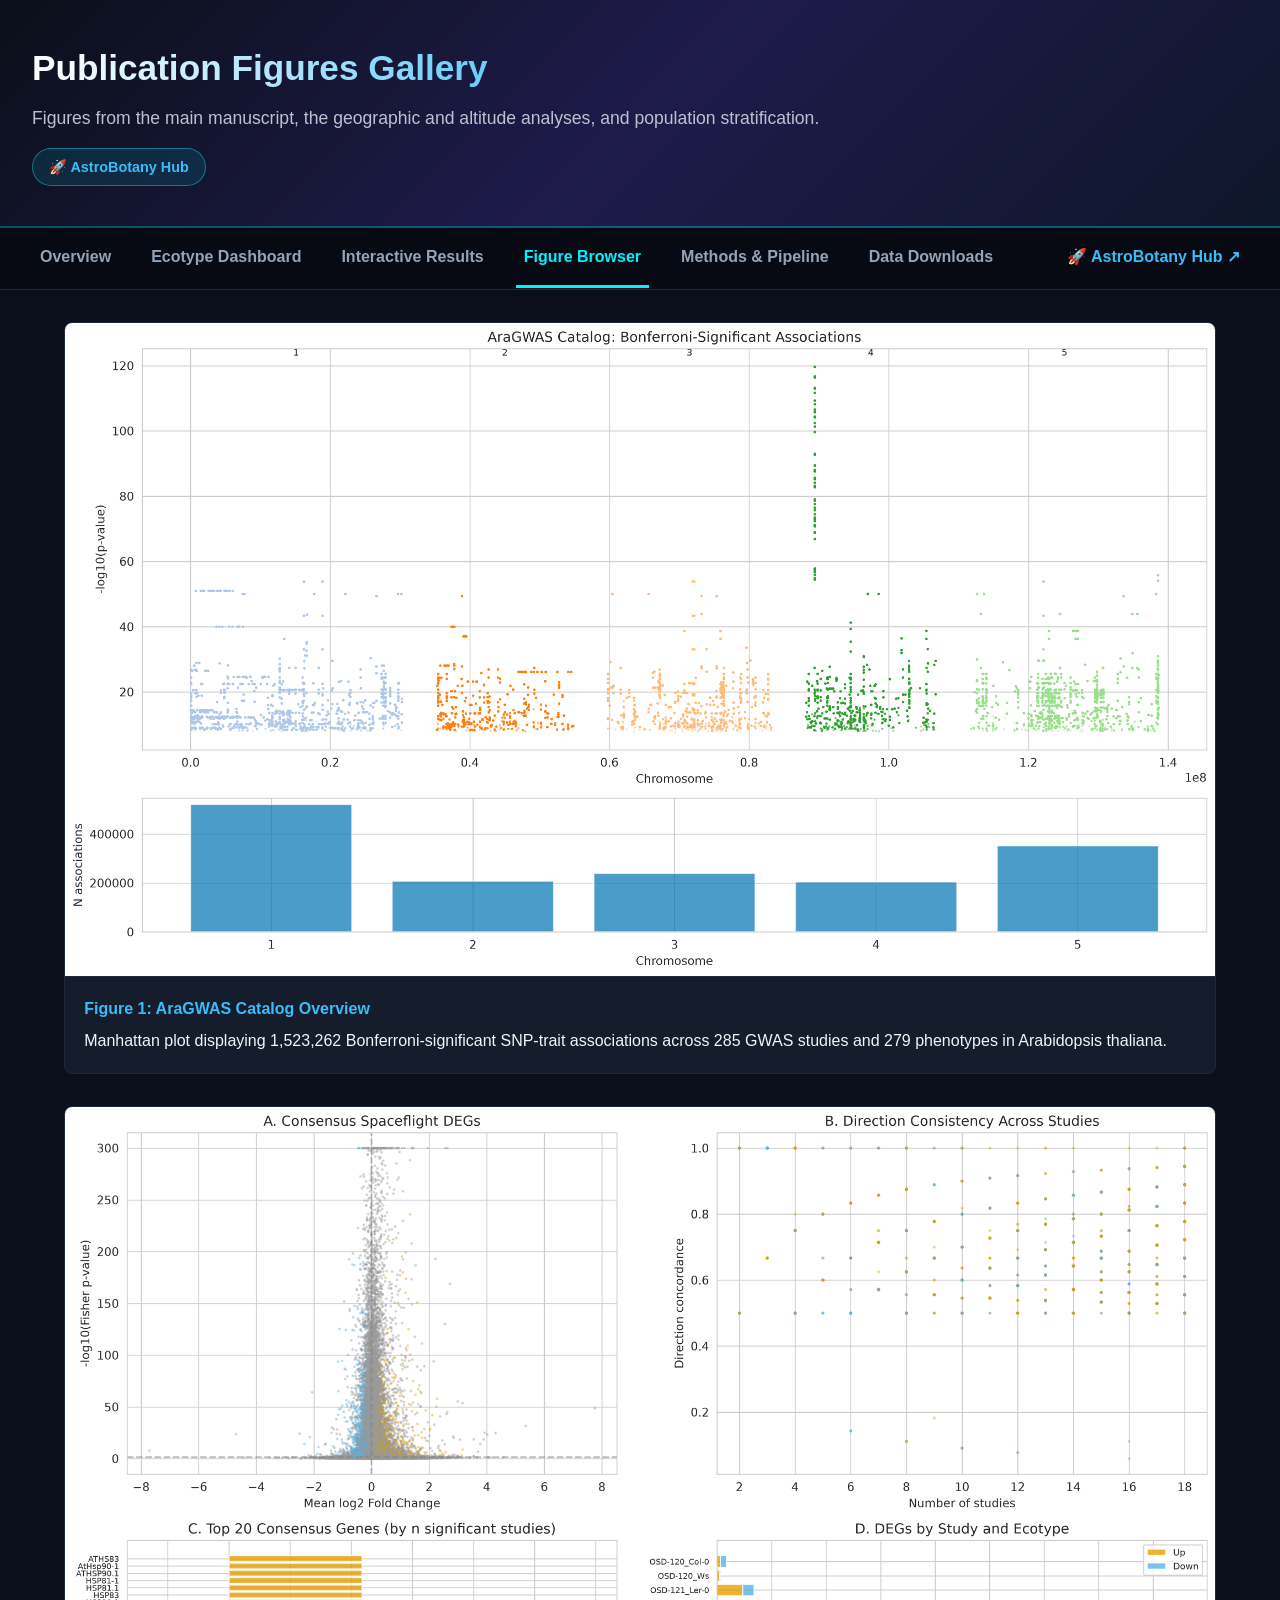
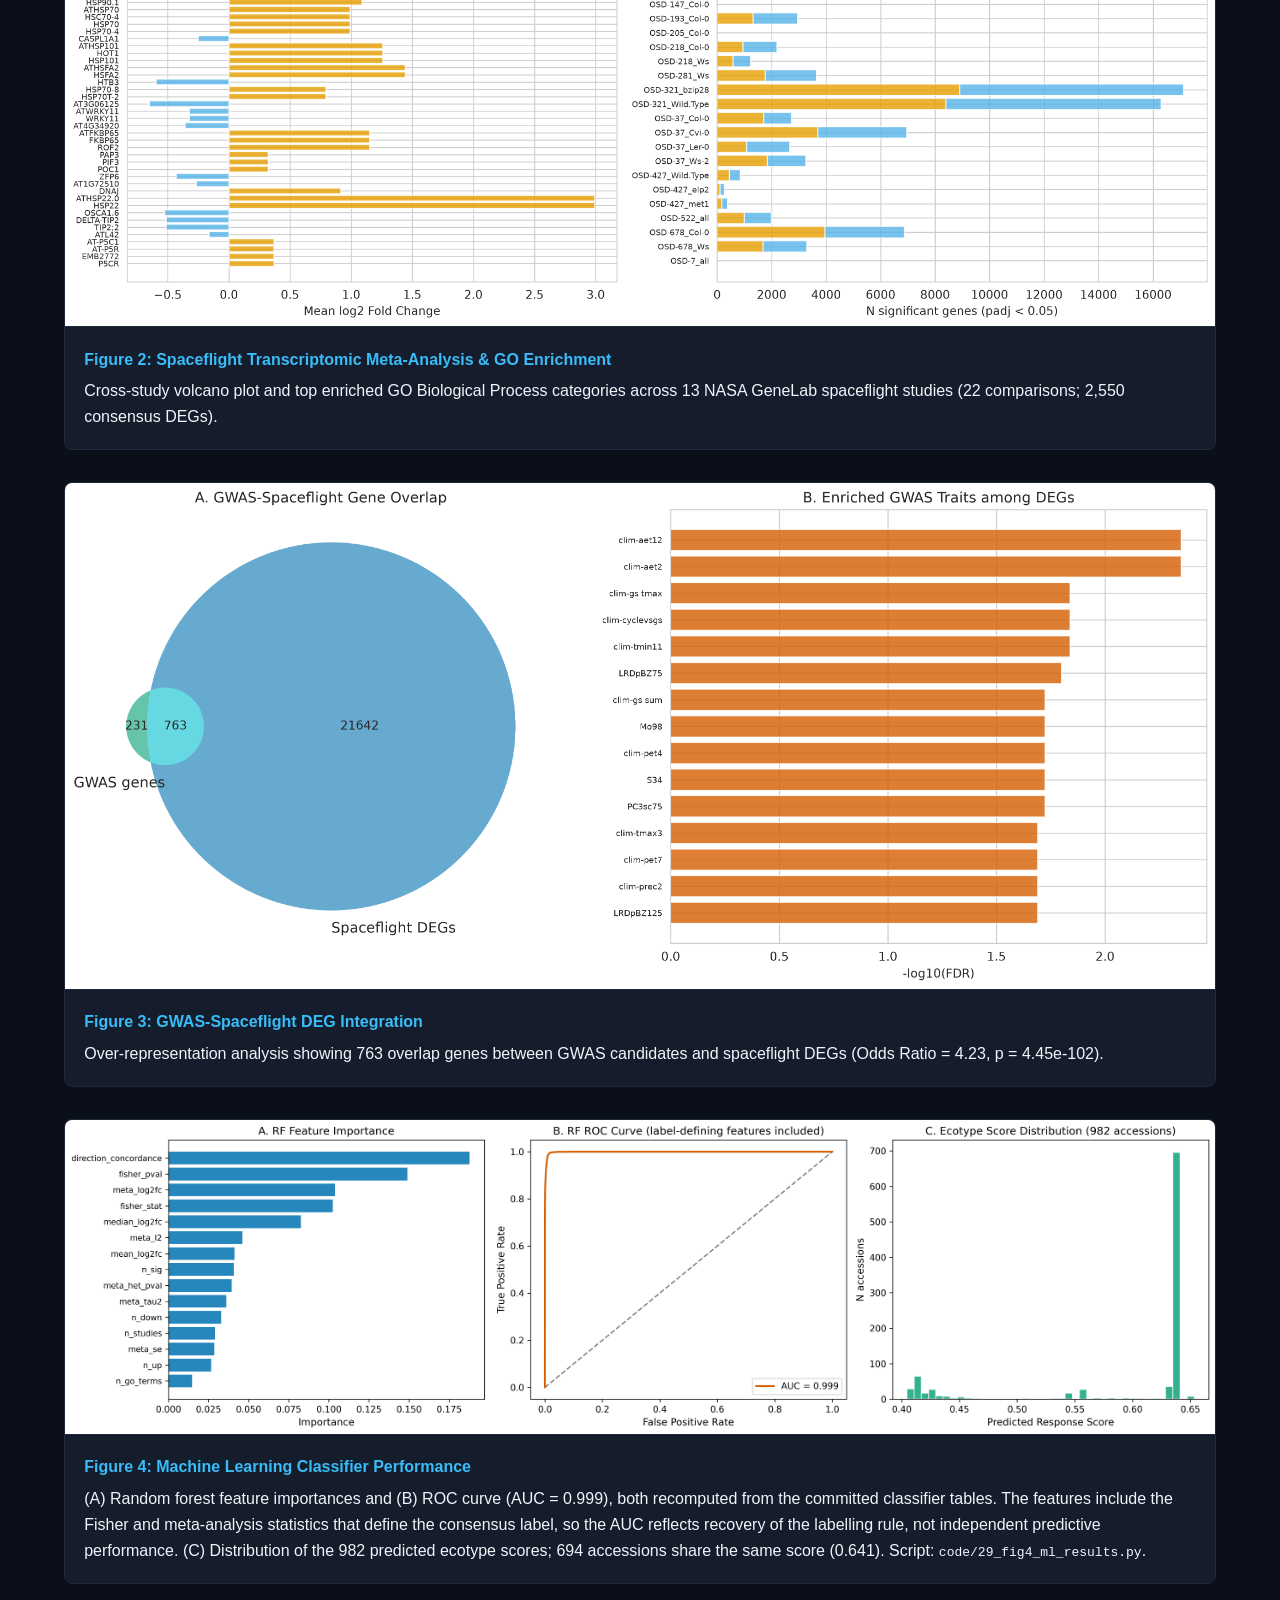
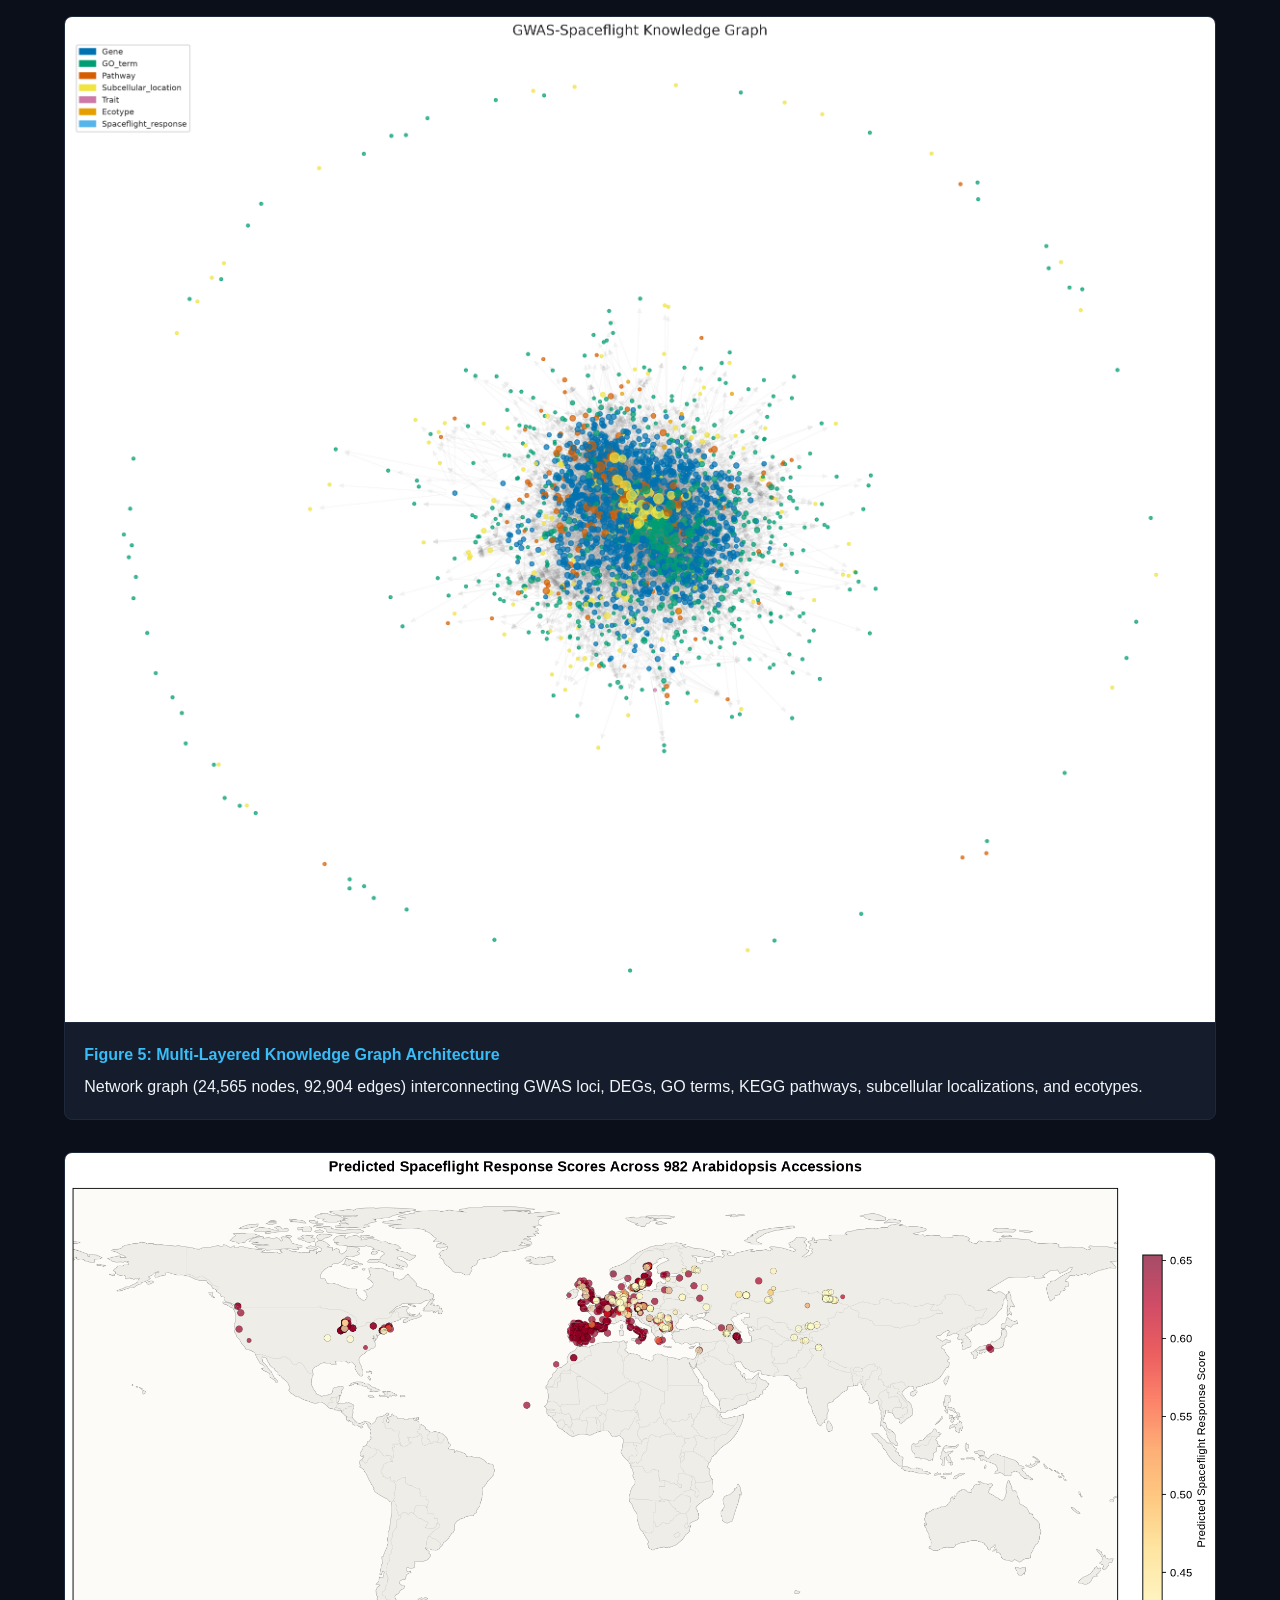
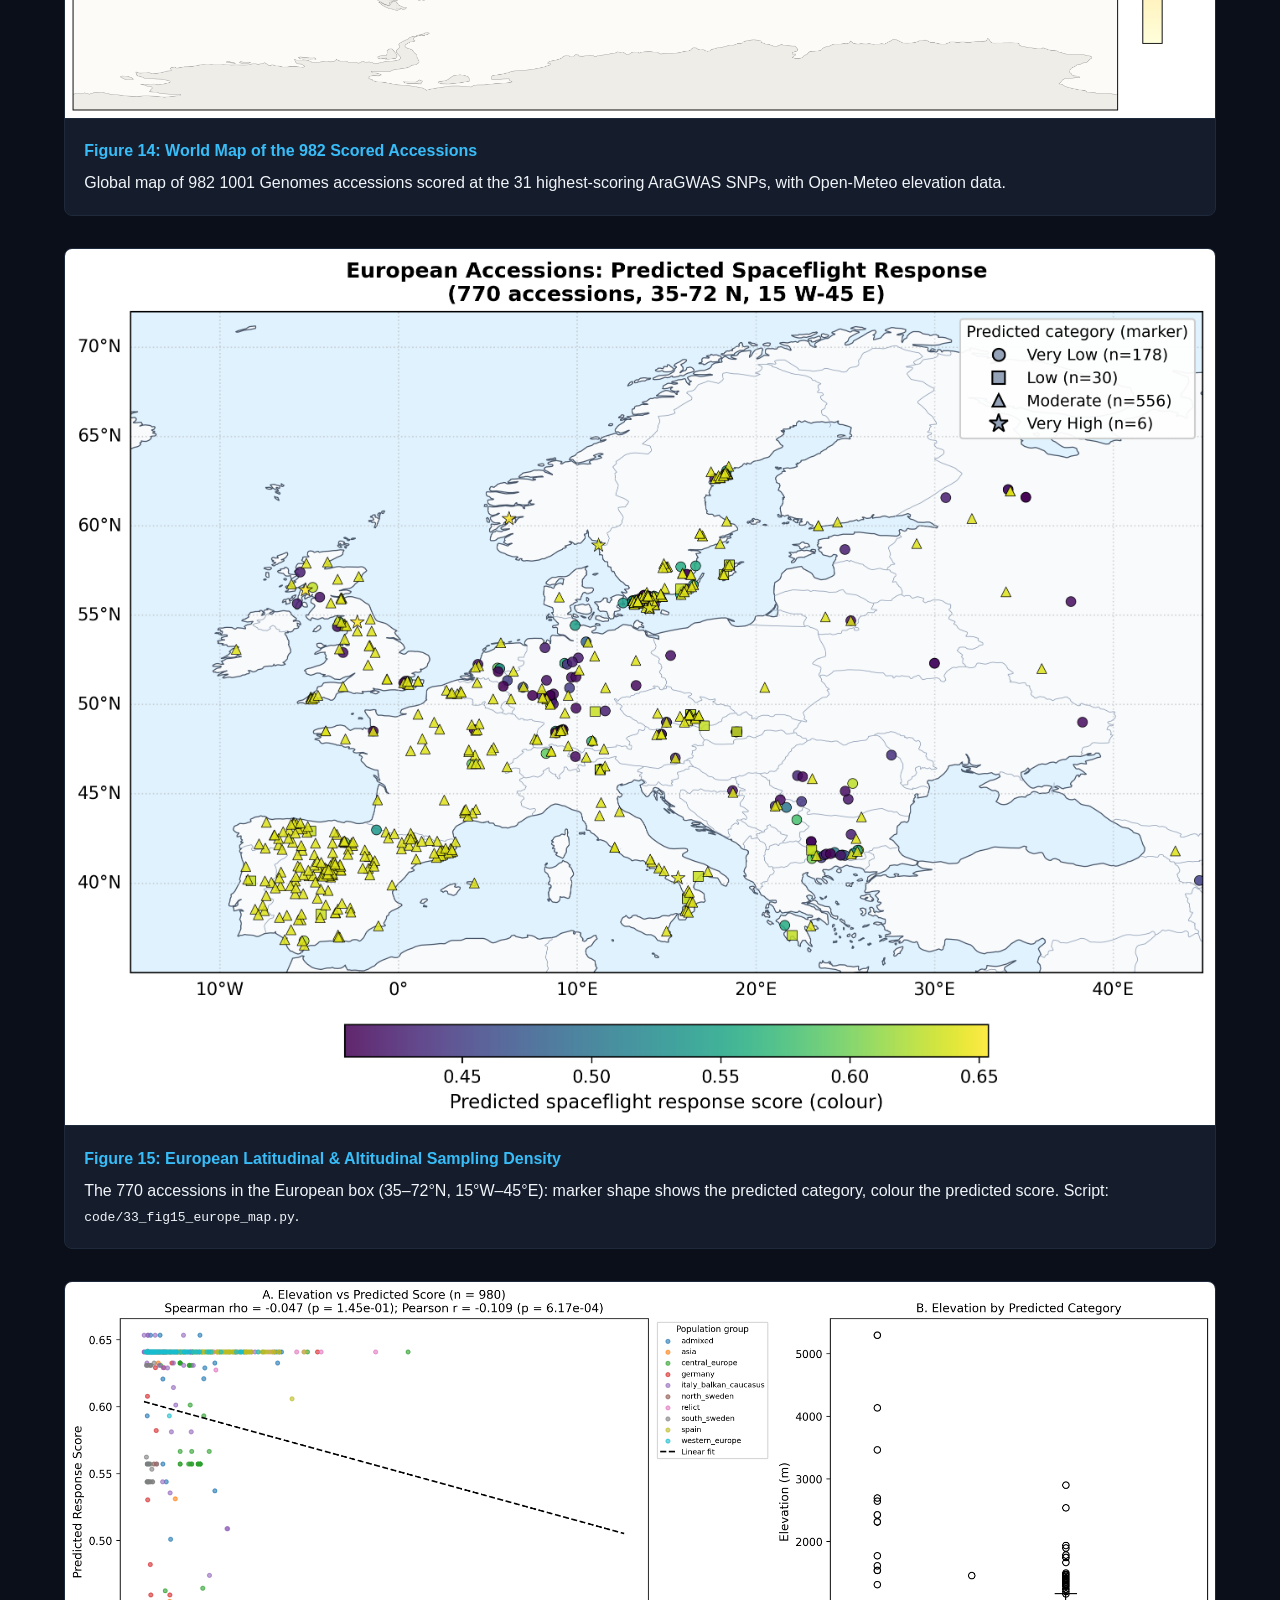
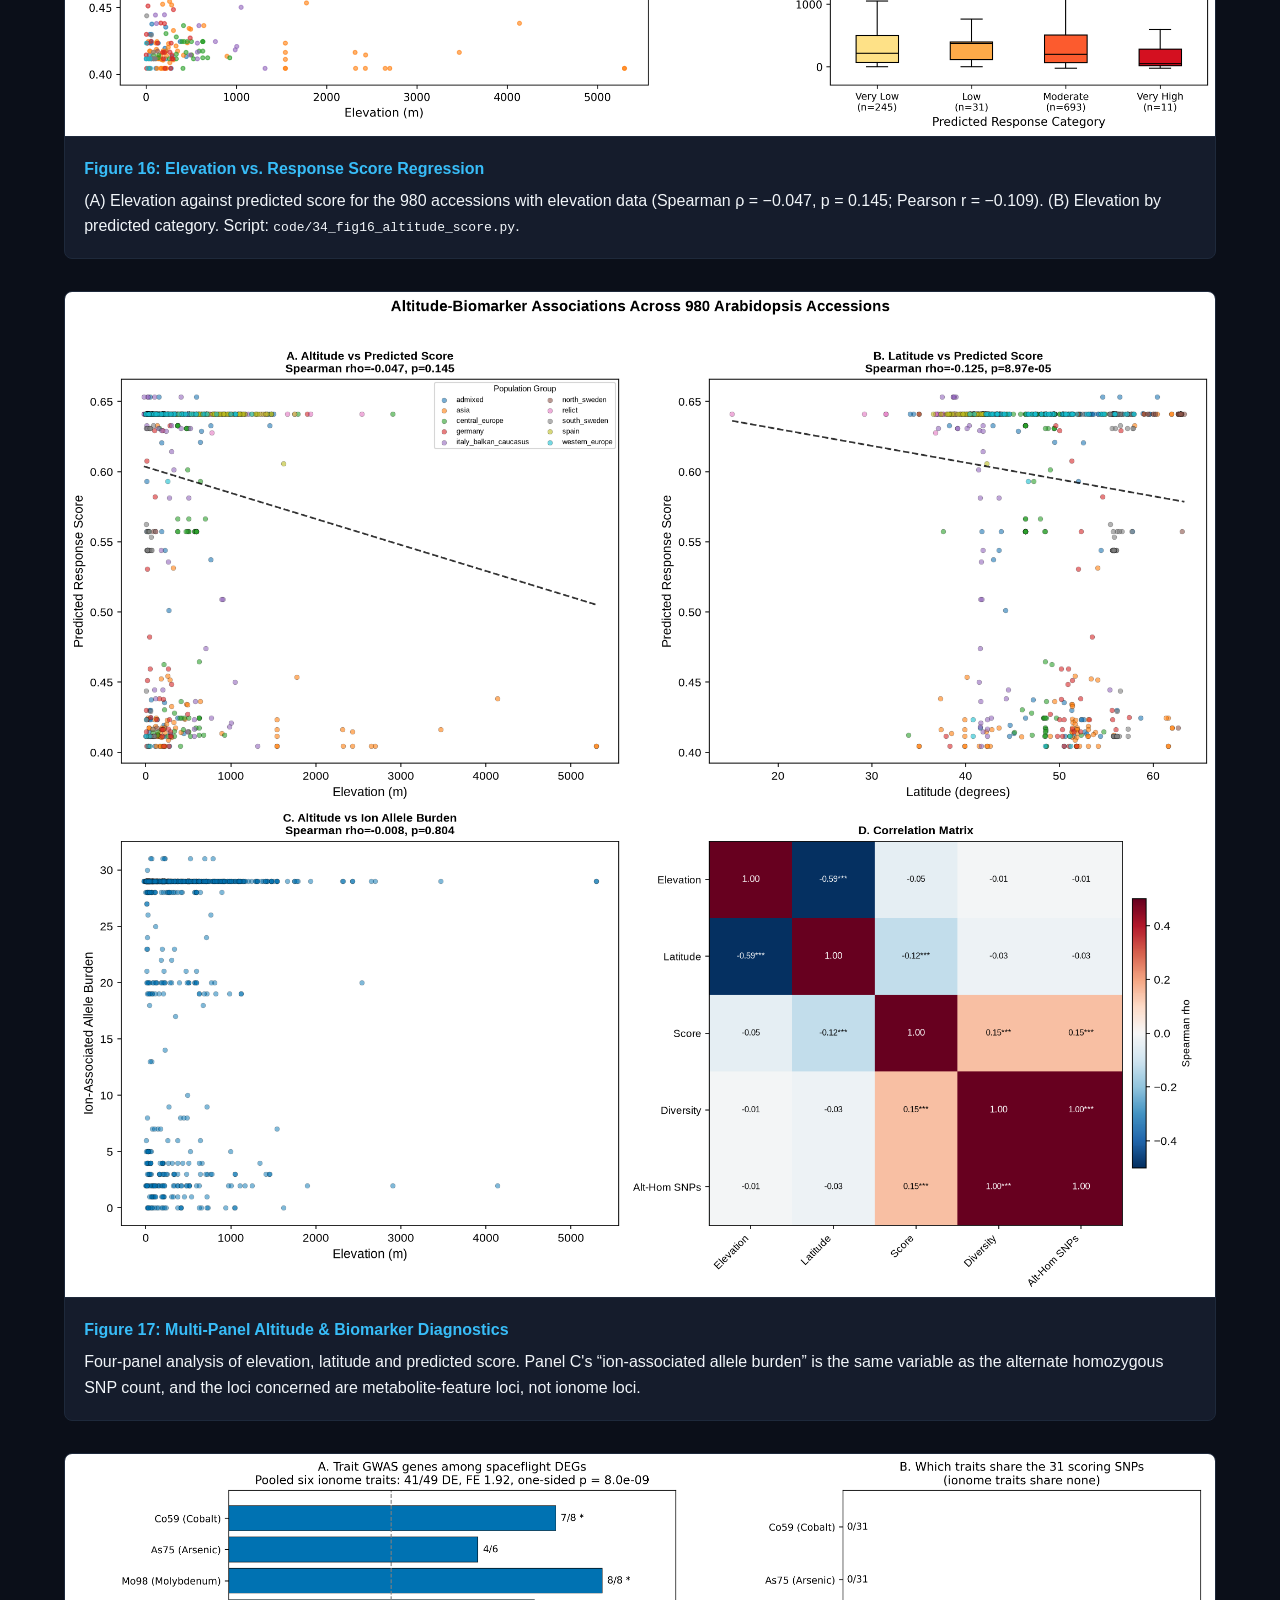
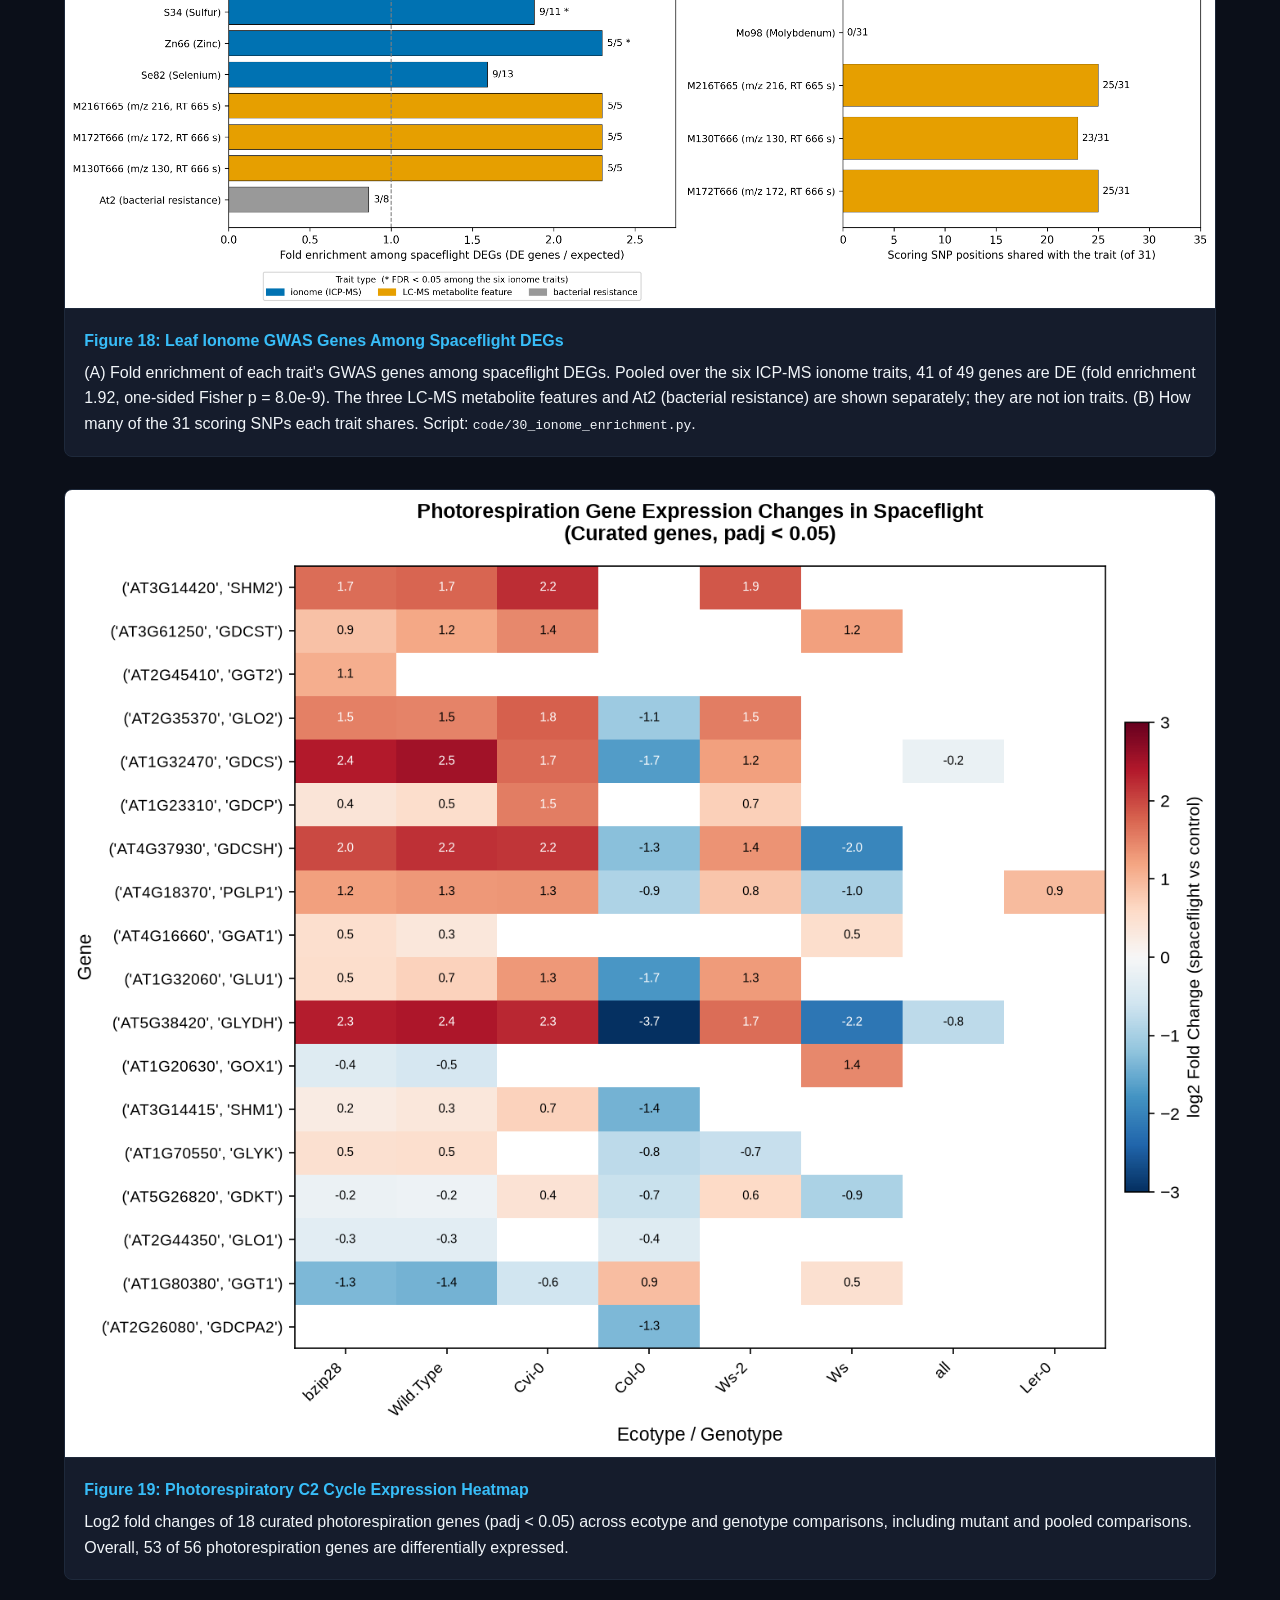
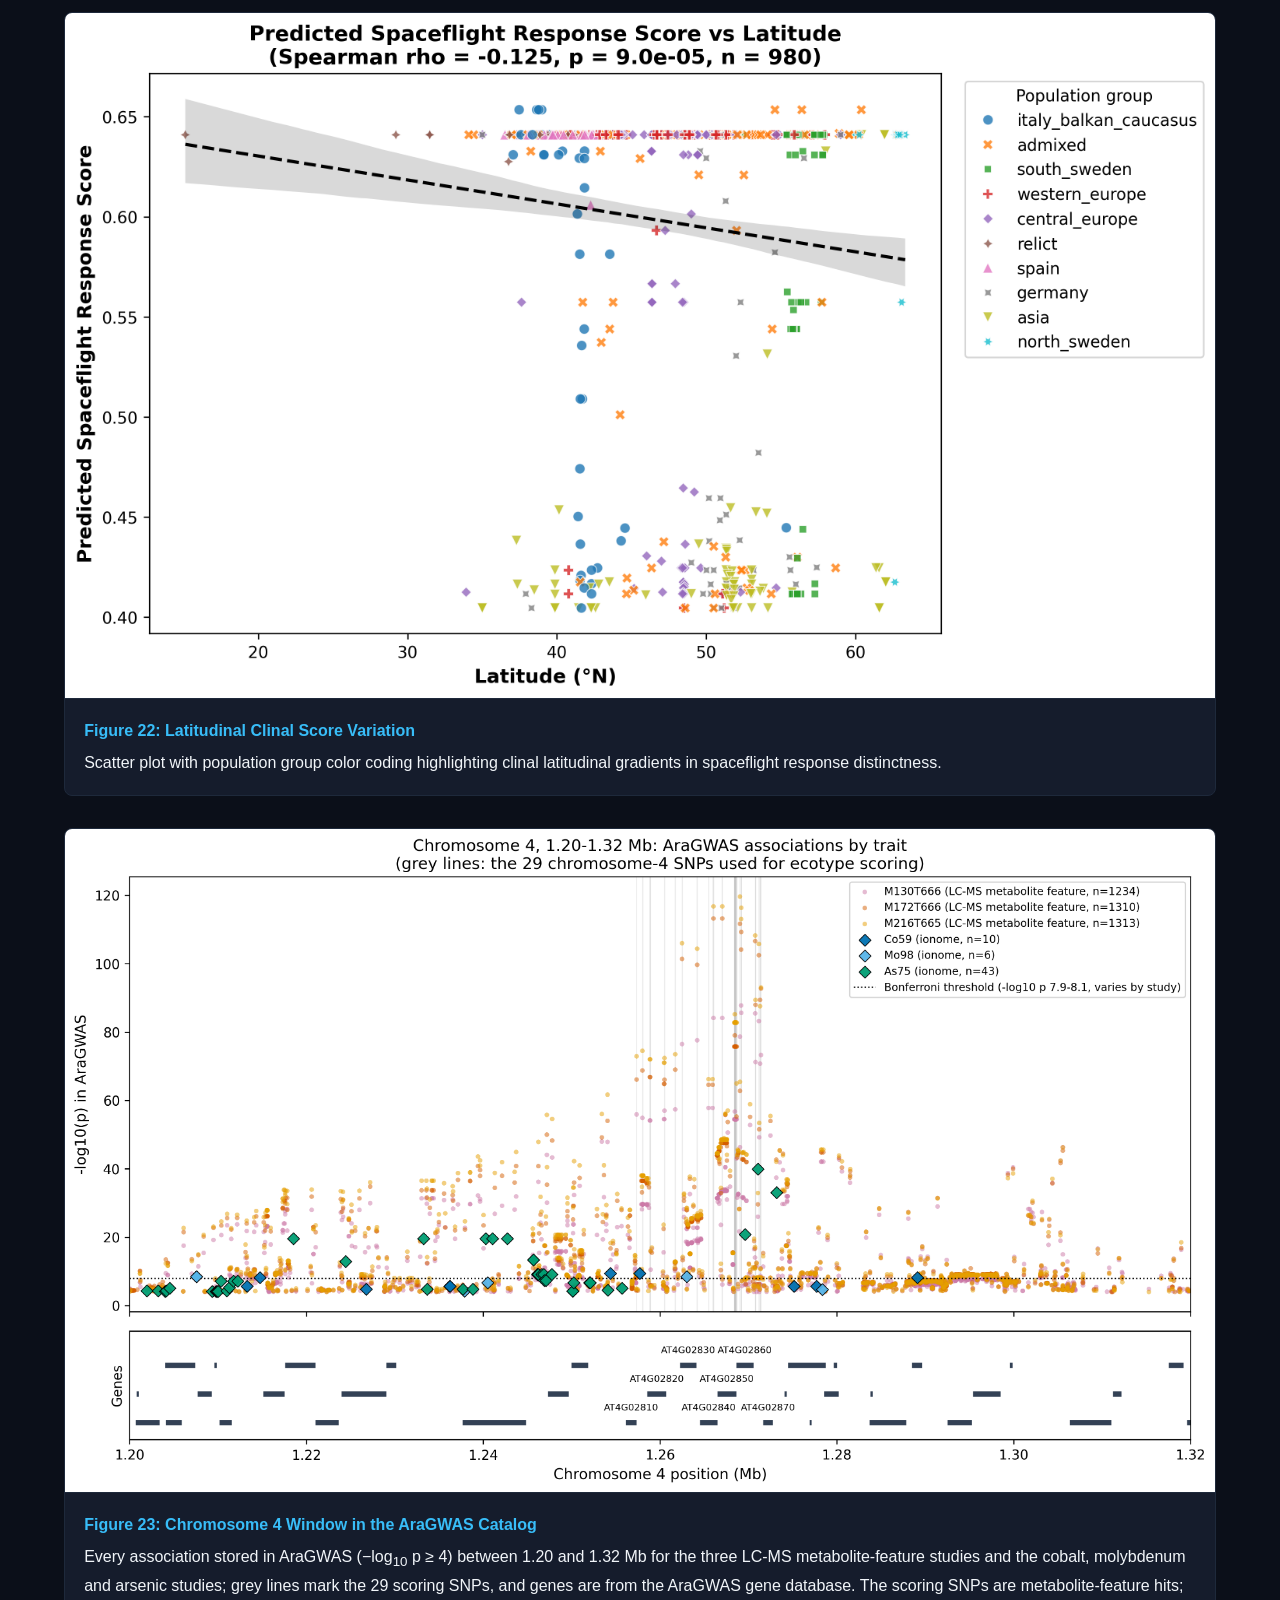
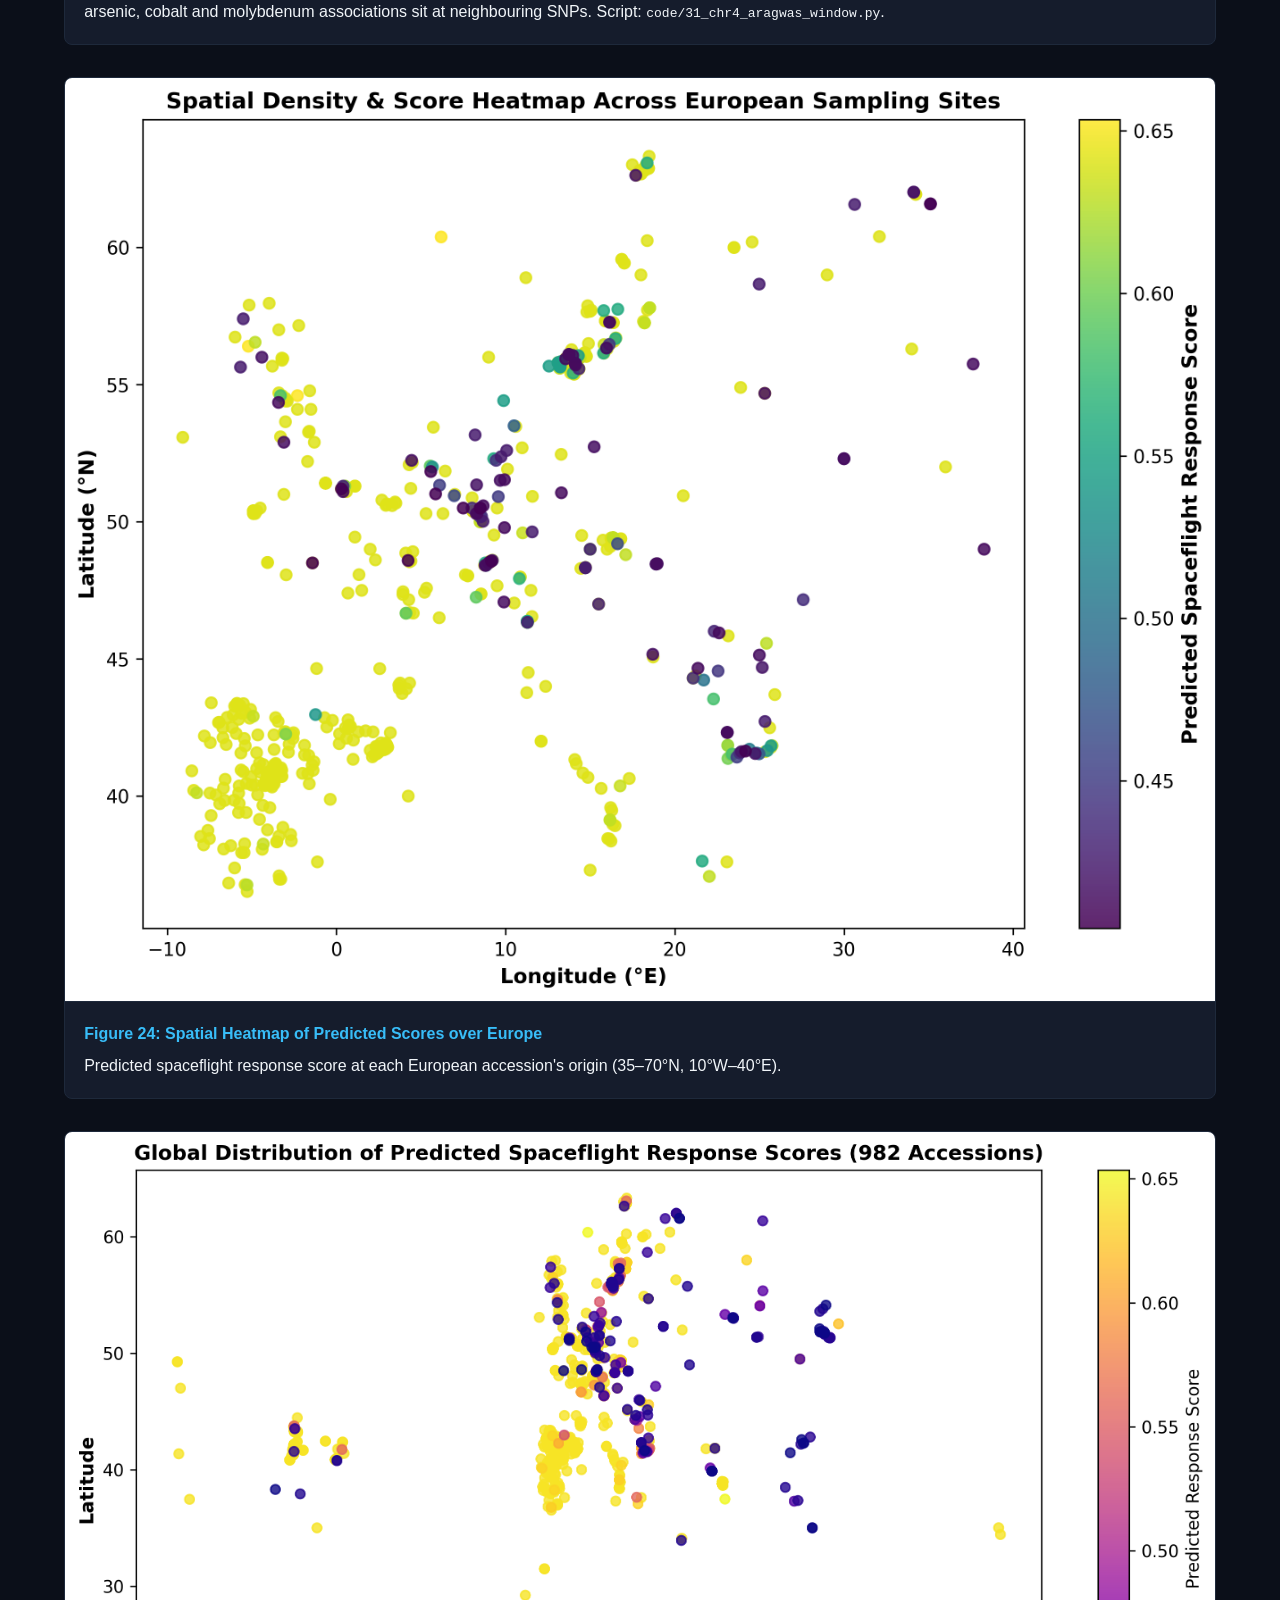
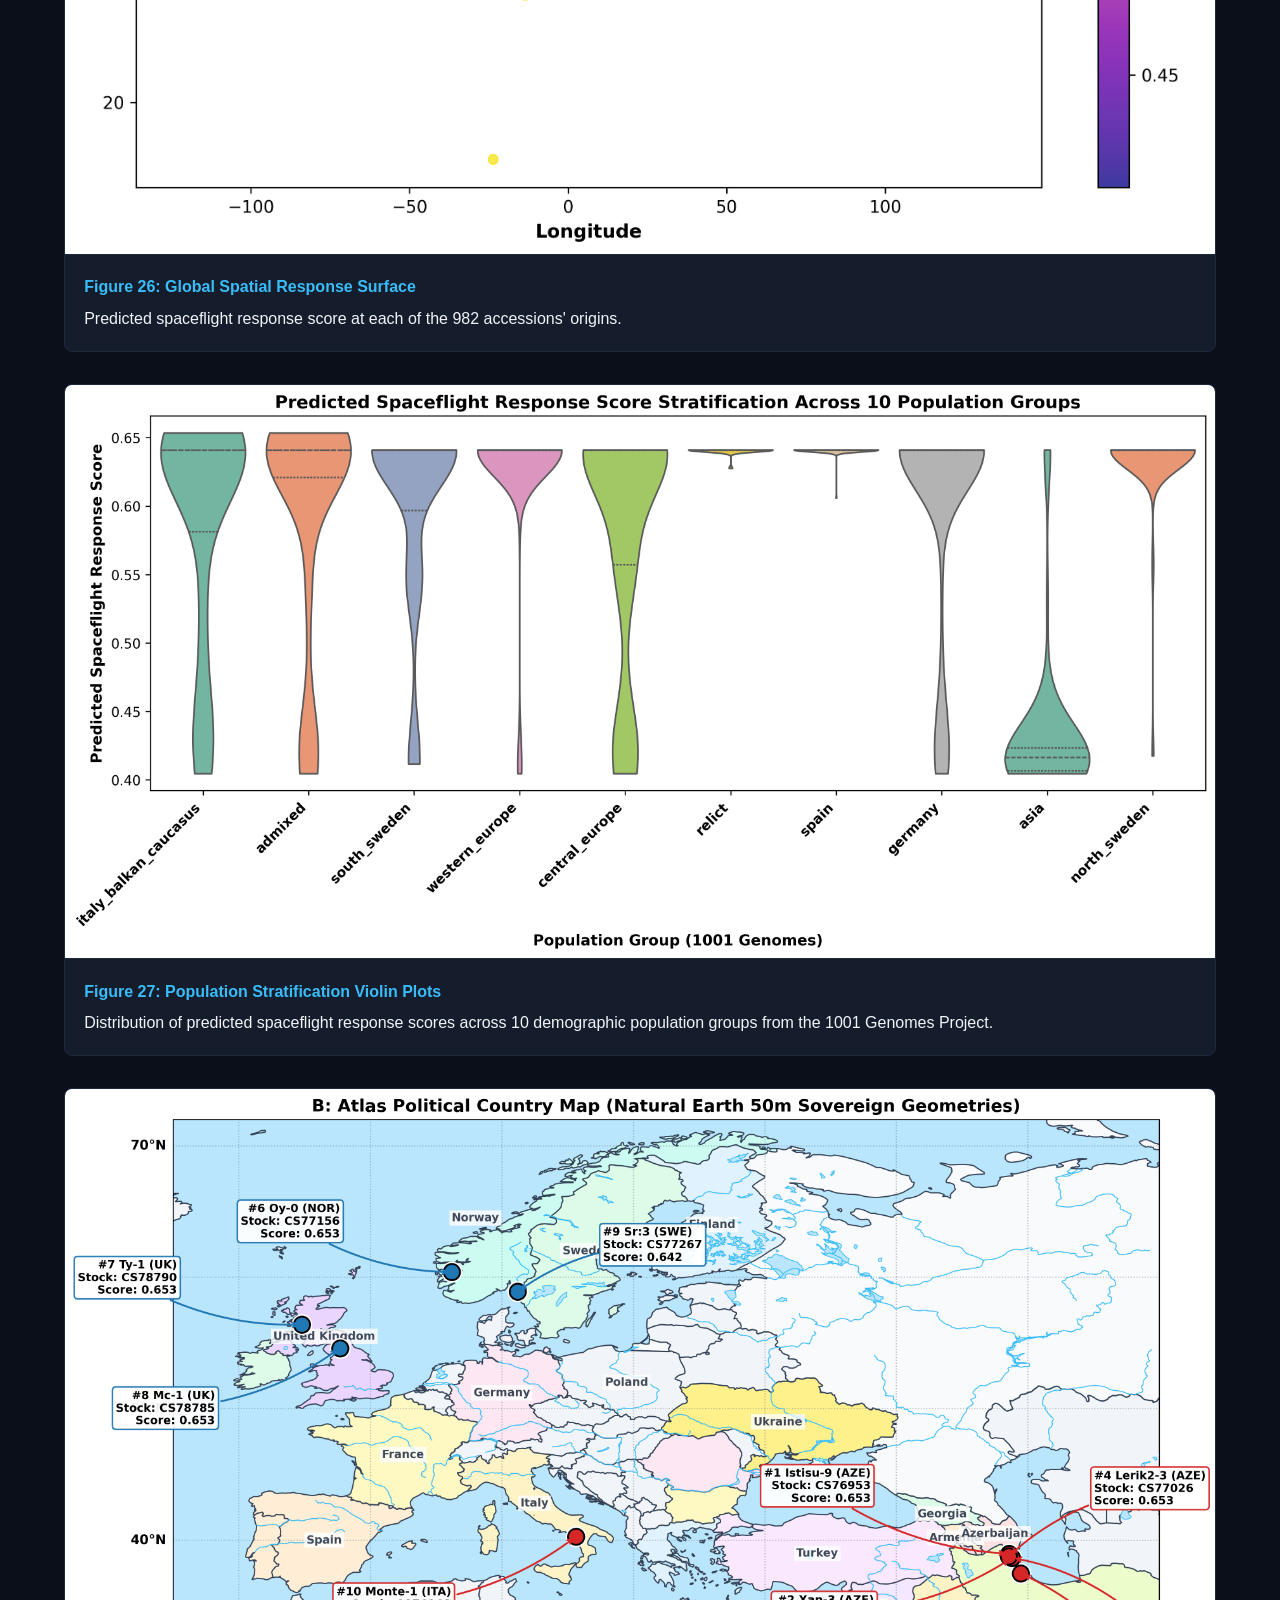
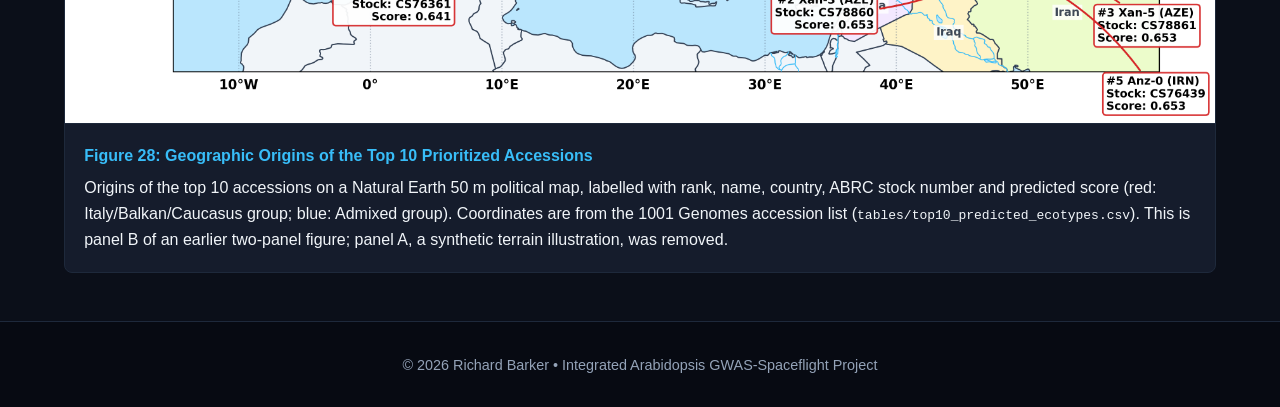
<file: docs/figures.html>
<!DOCTYPE html>
<html lang="en">
<head>
  <meta charset="UTF-8">
  <meta name="viewport" content="width=device-width, initial-scale=1.0">
  <title>Figure Gallery - Arabidopsis GWAS-Spaceflight Integration</title>
  <link rel="stylesheet" href="css/style.css">
</head>
<body>
  <header>
    <h1>Publication Figures Gallery</h1>
    <p>Figures from the main manuscript, the geographic and altitude analyses, and population stratification.</p>
    <a href="https://dr-richard-barker.github.io/AstroBotany/" target="_blank" class="hub-banner">🚀 AstroBotany Hub</a>
  </header>

  <nav>
    <a href="index.html">Overview</a>
    <a href="dashboard.html">Ecotype Dashboard</a>
    <a href="results.html">Interactive Results</a>
    <a href="figures.html" class="active">Figure Browser</a>
    <a href="methods.html">Methods & Pipeline</a>
    <a href="data.html">Data Downloads</a>
    <a href="https://dr-richard-barker.github.io/AstroBotany/" target="_blank" class="hub-link">🚀 AstroBotany Hub ↗</a>
  </nav>

  <div class="container">
    <!-- Core Figures -->
    <div class="figure-card">
      <img src="assets/fig1_gwas_manhattan.png" alt="Figure 1">
      <div class="figure-caption">
        <h4>Figure 1: AraGWAS Catalog Overview</h4>
        <p>Manhattan plot displaying 1,523,262 Bonferroni-significant SNP-trait associations across 285 GWAS studies and 279 phenotypes in Arabidopsis thaliana.</p>
      </div>
    </div>

    <div class="figure-card">
      <img src="assets/fig2_meta_analysis.png" alt="Figure 2">
      <div class="figure-caption">
        <h4>Figure 2: Spaceflight Transcriptomic Meta-Analysis & GO Enrichment</h4>
        <p>Cross-study volcano plot and top enriched GO Biological Process categories across 13 NASA GeneLab spaceflight studies (22 comparisons; 2,550 consensus DEGs).</p>
      </div>
    </div>

    <div class="figure-card">
      <img src="assets/fig3_integration.png" alt="Figure 3">
      <div class="figure-caption">
        <h4>Figure 3: GWAS-Spaceflight DEG Integration</h4>
        <p>Over-representation analysis showing 763 overlap genes between GWAS candidates and spaceflight DEGs (Odds Ratio = 4.23, p = 4.45e-102).</p>
      </div>
    </div>

    <div class="figure-card">
      <img src="assets/fig4_ml_results.png" alt="Figure 4">
      <div class="figure-caption">
        <h4>Figure 4: Machine Learning Classifier Performance</h4>
        <p>(A) Random forest feature importances and (B) ROC curve (AUC = 0.999), both recomputed from the committed classifier tables. The features include the Fisher and meta-analysis statistics that define the consensus label, so the AUC reflects recovery of the labelling rule, not independent predictive performance. (C) Distribution of the 982 predicted ecotype scores; 694 accessions share the same score (0.641). Script: <code>code/29_fig4_ml_results.py</code>.</p>
      </div>
    </div>

    <div class="figure-card">
      <img src="assets/fig5_knowledge_graph.png" alt="Figure 5">
      <div class="figure-caption">
        <h4>Figure 5: Multi-Layered Knowledge Graph Architecture</h4>
        <p>Network graph (24,565 nodes, 92,904 edges) interconnecting GWAS loci, DEGs, GO terms, KEGG pathways, subcellular localizations, and ecotypes.</p>
      </div>
    </div>


    <!-- Geo-Altitude & Biomarker Figures -->
    <div class="figure-card">
      <img src="assets/fig14_world_map.png" alt="Figure 14">
      <div class="figure-caption">
        <h4>Figure 14: World Map of the 982 Scored Accessions</h4>
        <p>Global map of 982 1001 Genomes accessions scored at the 31 highest-scoring AraGWAS SNPs, with Open-Meteo elevation data.</p>
      </div>
    </div>

    <div class="figure-card">
      <img src="assets/fig15_europe_map.png" alt="Figure 15">
      <div class="figure-caption">
        <h4>Figure 15: European Latitudinal & Altitudinal Sampling Density</h4>
        <p>The 770 accessions in the European box (35&ndash;72&deg;N, 15&deg;W&ndash;45&deg;E): marker shape shows the predicted category, colour the predicted score. Script: <code>code/33_fig15_europe_map.py</code>.</p>
      </div>
    </div>

    <div class="figure-card">
      <img src="assets/fig16_altitude_score.png" alt="Figure 16">
      <div class="figure-caption">
        <h4>Figure 16: Elevation vs. Response Score Regression</h4>
        <p>(A) Elevation against predicted score for the 980 accessions with elevation data (Spearman &rho; = &minus;0.047, p = 0.145; Pearson r = &minus;0.109). (B) Elevation by predicted category. Script: <code>code/34_fig16_altitude_score.py</code>.</p>
      </div>
    </div>

    <div class="figure-card">
      <img src="assets/fig17_biomarker_multipanel.png" alt="Figure 17">
      <div class="figure-caption">
        <h4>Figure 17: Multi-Panel Altitude & Biomarker Diagnostics</h4>
        <p>Four-panel analysis of elevation, latitude and predicted score. Panel C's &ldquo;ion-associated allele burden&rdquo; is the same variable as the alternate homozygous SNP count, and the loci concerned are metabolite-feature loci, not ionome loci.</p>
      </div>
    </div>


    <div class="figure-card">
      <img src="assets/fig18_ionome_enrichment.png" alt="Figure 18">
      <div class="figure-caption">
        <h4>Figure 18: Leaf Ionome GWAS Genes Among Spaceflight DEGs</h4>
        <p>(A) Fold enrichment of each trait's GWAS genes among spaceflight DEGs. Pooled over the six ICP-MS ionome traits, 41 of 49 genes are DE (fold enrichment 1.92, one-sided Fisher p = 8.0e-9). The three LC-MS metabolite features and At2 (bacterial resistance) are shown separately; they are not ion traits. (B) How many of the 31 scoring SNPs each trait shares. Script: <code>code/30_ionome_enrichment.py</code>.</p>
      </div>
    </div>
    <div class="figure-card">
      <img src="assets/fig19_photorespiration_heatmap.png" alt="Figure 19">
      <div class="figure-caption">
        <h4>Figure 19: Photorespiratory C2 Cycle Expression Heatmap</h4>
        <p>Log2 fold changes of 18 curated photorespiration genes (padj &lt; 0.05) across ecotype and genotype comparisons, including mutant and pooled comparisons. Overall, 53 of 56 photorespiration genes are differentially expressed.</p>
      </div>
    </div>

    <!-- Extended Analysis Figures (Q1 - Q8) -->


    <div class="figure-card">
      <img src="assets/fig22_clinal_latitude_gradient.png" alt="Figure 22">
      <div class="figure-caption">
        <h4>Figure 22: Latitudinal Clinal Score Variation</h4>
        <p>Scatter plot with population group color coding highlighting clinal latitudinal gradients in spaceflight response distinctness.</p>
      </div>
    </div>


    <div class="figure-card">
      <img src="assets/fig23_chr4_aragwas_window.png" alt="Figure 23">
      <div class="figure-caption">
        <h4>Figure 23: Chromosome 4 Window in the AraGWAS Catalog</h4>
        <p>Every association stored in AraGWAS (&minus;log<sub>10</sub> p &ge; 4) between 1.20 and 1.32 Mb for the three LC-MS metabolite-feature studies and the cobalt, molybdenum and arsenic studies; grey lines mark the 29 scoring SNPs, and genes are from the AraGWAS gene database. The scoring SNPs are metabolite-feature hits; arsenic, cobalt and molybdenum associations sit at neighbouring SNPs. Script: <code>code/31_chr4_aragwas_window.py</code>.</p>
      </div>
    </div>
    <div class="figure-card">
      <img src="assets/fig24_europe_score_heatmap.png" alt="Figure 24">
      <div class="figure-caption">
        <h4>Figure 24: Spatial Heatmap of Predicted Scores over Europe</h4>
        <p>Predicted spaceflight response score at each European accession's origin (35&ndash;70&deg;N, 10&deg;W&ndash;40&deg;E).</p>
      </div>
    </div>


    <div class="figure-card">
      <img src="assets/fig26_score_geographic_surface.png" alt="Figure 26">
      <div class="figure-caption">
        <h4>Figure 26: Global Spatial Response Surface</h4>
        <p>Predicted spaceflight response score at each of the 982 accessions' origins.</p>
      </div>
    </div>

    <div class="figure-card">
      <img src="assets/fig27_population_violin.png" alt="Figure 27">
      <div class="figure-caption">
        <h4>Figure 27: Population Stratification Violin Plots</h4>
        <p>Distribution of predicted spaceflight response scores across 10 demographic population groups from the 1001 Genomes Project.</p>
      </div>
    </div>

    <div class="figure-card">
      <img src="assets/fig28_top10_ecotypes_map.png" alt="Figure 28">
      <div class="figure-caption">
        <h4>Figure 28: Geographic Origins of the Top 10 Prioritized Accessions</h4>
        <p>Origins of the top 10 accessions on a Natural Earth 50 m political map, labelled with rank, name, country, ABRC stock number and predicted score (red: Italy/Balkan/Caucasus group; blue: Admixed group). Coordinates are from the 1001 Genomes accession list (<code>tables/top10_predicted_ecotypes.csv</code>). This is panel B of an earlier two-panel figure; panel A, a synthetic terrain illustration, was removed.</p>
      </div>
    </div>
  </div>

  <footer>
    <p>&copy; 2026 Richard Barker &bull; Integrated Arabidopsis GWAS-Spaceflight Project</p>
  </footer>
  <script defer src="https://visitor-analytics.astrobotany.workers.dev/a.js"></script>
</body>
</html>
</file>
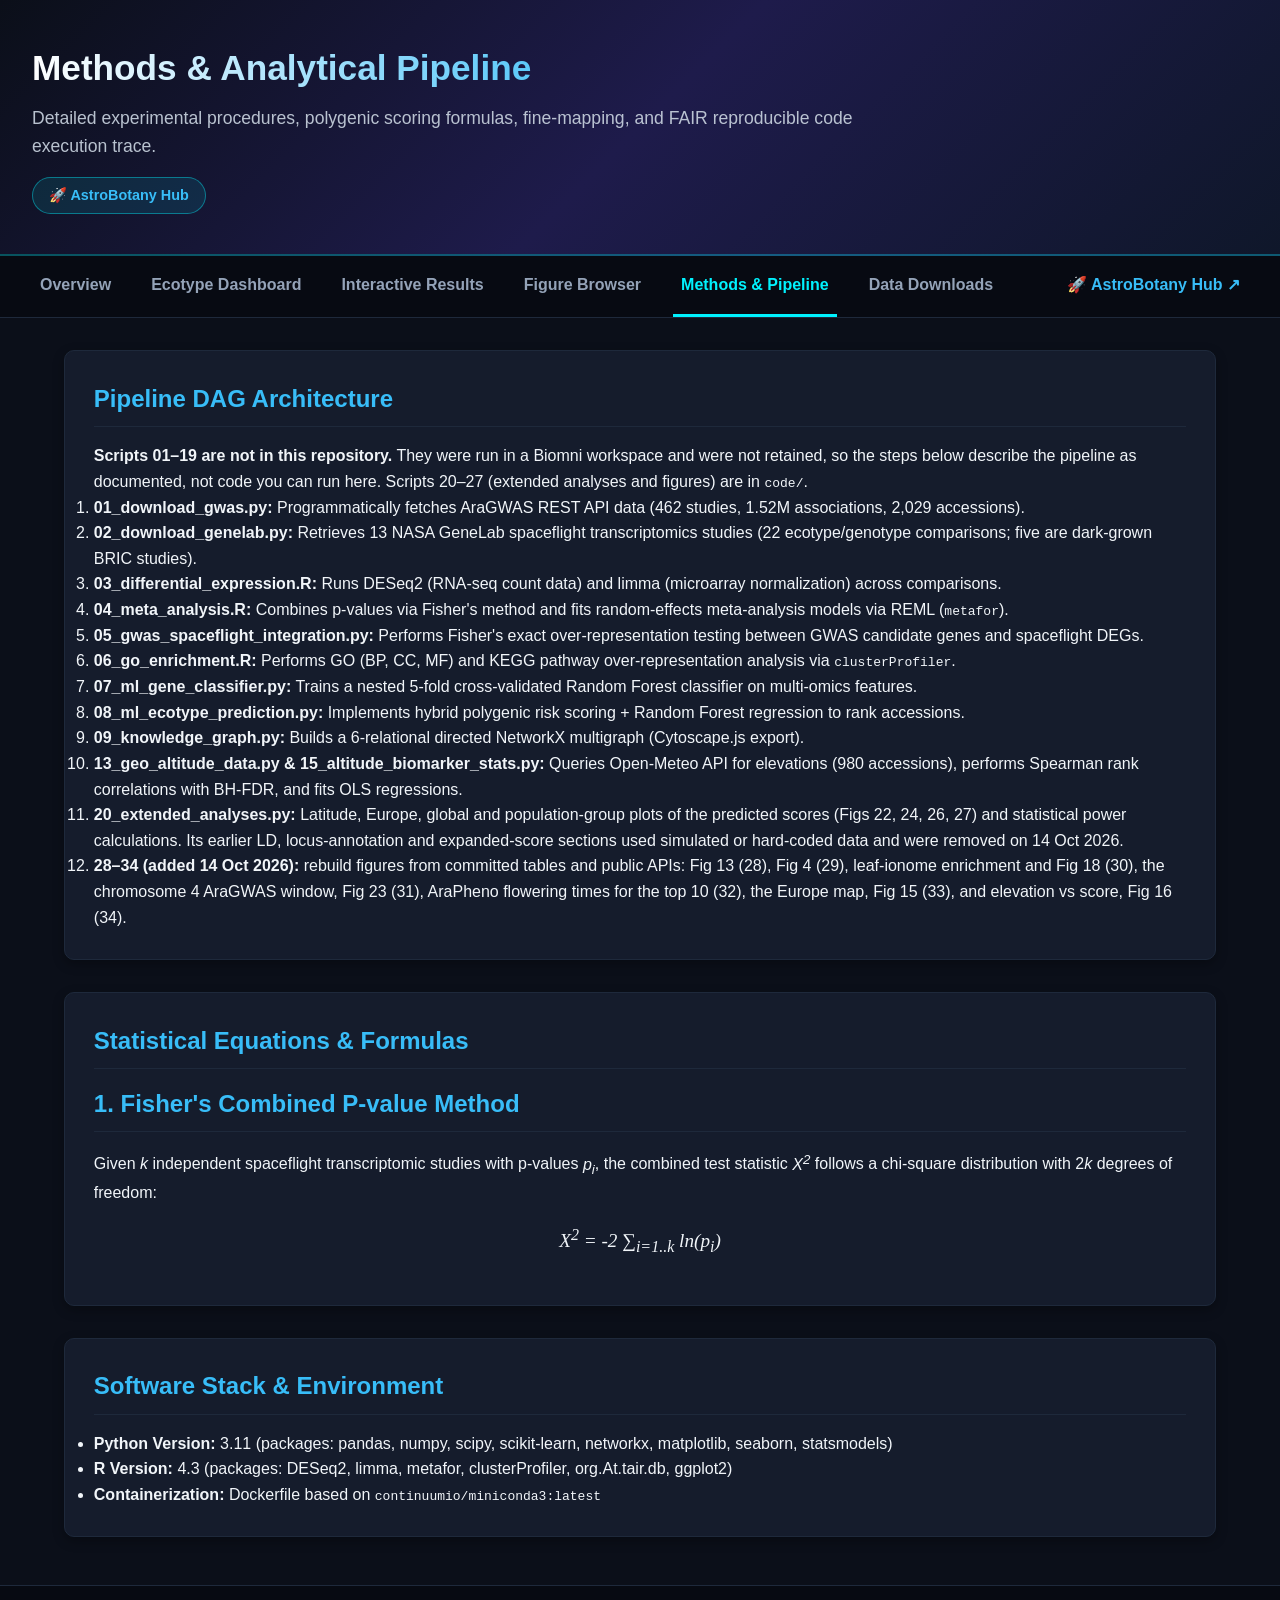
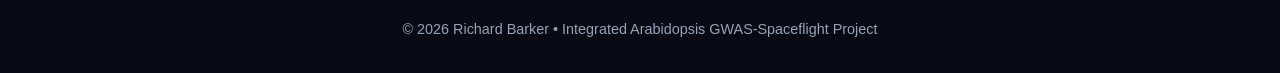
<file: docs/methods.html>
<!DOCTYPE html>
<html lang="en">
<head>
  <meta charset="UTF-8">
  <meta name="viewport" content="width=device-width, initial-scale=1.0">
  <title>Methods & Pipeline - Arabidopsis GWAS-Spaceflight Integration</title>
  <link rel="stylesheet" href="css/style.css">
</head>
<body>
  <header>
    <h1>Methods & Analytical Pipeline</h1>
    <p>Detailed experimental procedures, polygenic scoring formulas, fine-mapping, and FAIR reproducible code execution trace.</p>
    <a href="https://dr-richard-barker.github.io/AstroBotany/" target="_blank" class="hub-banner">🚀 AstroBotany Hub</a>
  </header>

  <nav>
    <a href="index.html">Overview</a>
    <a href="dashboard.html">Ecotype Dashboard</a>
    <a href="results.html">Interactive Results</a>
    <a href="figures.html">Figure Browser</a>
    <a href="methods.html" class="active">Methods & Pipeline</a>
    <a href="data.html">Data Downloads</a>
    <a href="https://dr-richard-barker.github.io/AstroBotany/" target="_blank" class="hub-link">🚀 AstroBotany Hub ↗</a>
  </nav>

  <div class="container">
    <div class="card">
      <h2>Pipeline DAG Architecture</h2>
      <p><strong>Scripts 01&ndash;19 are not in this repository.</strong> They were run in a Biomni workspace and were not retained, so the steps below describe the pipeline as documented, not code you can run here. Scripts 20&ndash;27 (extended analyses and figures) are in <code>code/</code>.</p>
      <ol>
        <li><strong>01_download_gwas.py:</strong> Programmatically fetches AraGWAS REST API data (462 studies, 1.52M associations, 2,029 accessions).</li>
        <li><strong>02_download_genelab.py:</strong> Retrieves 13 NASA GeneLab spaceflight transcriptomics studies (22 ecotype/genotype comparisons; five are dark-grown BRIC studies).</li>
        <li><strong>03_differential_expression.R:</strong> Runs DESeq2 (RNA-seq count data) and limma (microarray normalization) across comparisons.</li>
        <li><strong>04_meta_analysis.R:</strong> Combines p-values via Fisher's method and fits random-effects meta-analysis models via REML (<code>metafor</code>).</li>
        <li><strong>05_gwas_spaceflight_integration.py:</strong> Performs Fisher's exact over-representation testing between GWAS candidate genes and spaceflight DEGs.</li>
        <li><strong>06_go_enrichment.R:</strong> Performs GO (BP, CC, MF) and KEGG pathway over-representation analysis via <code>clusterProfiler</code>.</li>
        <li><strong>07_ml_gene_classifier.py:</strong> Trains a nested 5-fold cross-validated Random Forest classifier on multi-omics features.</li>
        <li><strong>08_ml_ecotype_prediction.py:</strong> Implements hybrid polygenic risk scoring + Random Forest regression to rank accessions.</li>
        <li><strong>09_knowledge_graph.py:</strong> Builds a 6-relational directed NetworkX multigraph (Cytoscape.js export).</li>
        <li><strong>13_geo_altitude_data.py & 15_altitude_biomarker_stats.py:</strong> Queries Open-Meteo API for elevations (980 accessions), performs Spearman rank correlations with BH-FDR, and fits OLS regressions.</li>
        <li><strong>20_extended_analyses.py:</strong> Latitude, Europe, global and population-group plots of the predicted scores (Figs 22, 24, 26, 27) and statistical power calculations. Its earlier LD, locus-annotation and expanded-score sections used simulated or hard-coded data and were removed on 14 Oct 2026.</li>
        <li><strong>28&ndash;34 (added 14 Oct 2026):</strong> rebuild figures from committed tables and public APIs: Fig 13 (28), Fig 4 (29), leaf-ionome enrichment and Fig 18 (30), the chromosome 4 AraGWAS window, Fig 23 (31), AraPheno flowering times for the top 10 (32), the Europe map, Fig 15 (33), and elevation vs score, Fig 16 (34).</li>
      </ol>
    </div>

    <div class="card">
      <h2>Statistical Equations & Formulas</h2>
      <h3>1. Fisher's Combined P-value Method</h3>
      <p>Given <em>k</em> independent spaceflight transcriptomic studies with p-values <em>p<sub>i</sub></em>, the combined test statistic <em>X<sup>2</sup></em> follows a chi-square distribution with 2<em>k</em> degrees of freedom:</p>
      <p style="text-align:center; font-family:serif; font-size:1.2rem; margin:1rem 0;"><em>X<sup>2</sup> = -2 &sum;<sub>i=1..k</sub> ln(p<sub>i</sub>)</em></p>
    </div>

    <div class="card">
      <h2>Software Stack & Environment</h2>
      <ul>
        <li><strong>Python Version:</strong> 3.11 (packages: pandas, numpy, scipy, scikit-learn, networkx, matplotlib, seaborn, statsmodels)</li>
        <li><strong>R Version:</strong> 4.3 (packages: DESeq2, limma, metafor, clusterProfiler, org.At.tair.db, ggplot2)</li>
        <li><strong>Containerization:</strong> Dockerfile based on <code>continuumio/miniconda3:latest</code></li>
      </ul>
    </div>
  </div>

  <footer>
    <p>&copy; 2026 Richard Barker &bull; Integrated Arabidopsis GWAS-Spaceflight Project</p>
  </footer>
  <script defer src="https://visitor-analytics.astrobotany.workers.dev/a.js"></script>
</body>
</html>
</file>
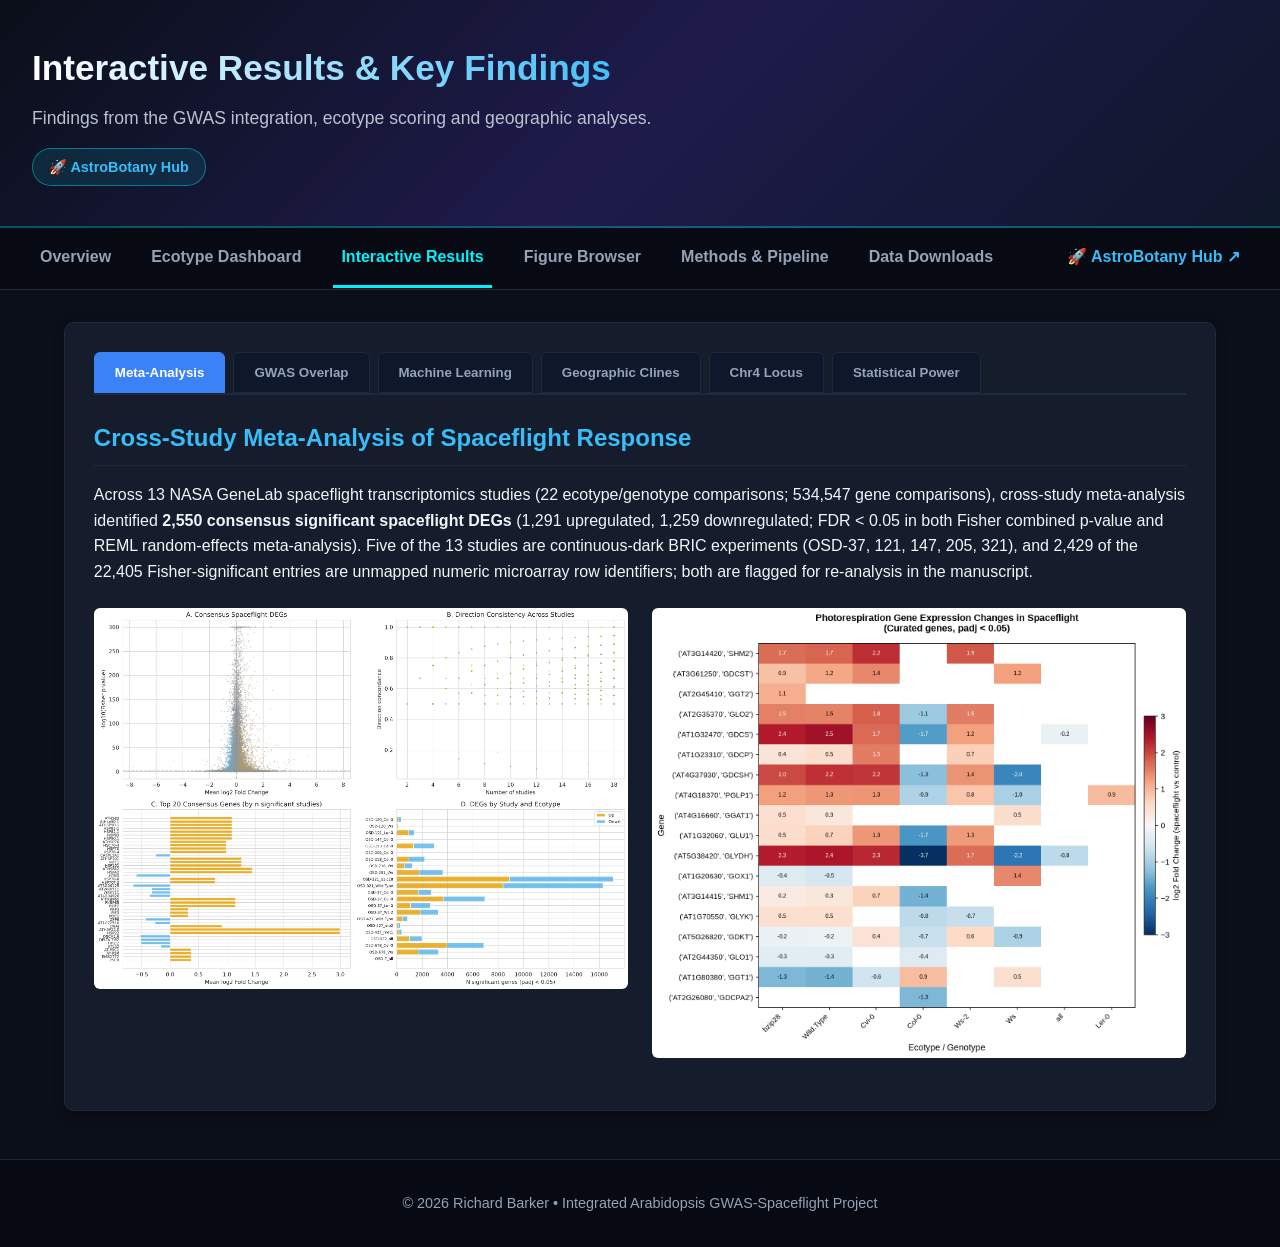
<file: docs/results.html>
<!DOCTYPE html>
<html lang="en">
<head>
  <meta charset="UTF-8">
  <meta name="viewport" content="width=device-width, initial-scale=1.0">
  <title>Interactive Results - Arabidopsis GWAS-Spaceflight Integration</title>
  <link rel="stylesheet" href="css/style.css">
  <script src="js/main.js" defer></script>
</head>
<body>
  <header>
    <h1>Interactive Results & Key Findings</h1>
    <p>Findings from the GWAS integration, ecotype scoring and geographic analyses.</p>
    <a href="https://dr-richard-barker.github.io/AstroBotany/" target="_blank" class="hub-banner">🚀 AstroBotany Hub</a>
  </header>

  <nav>
    <a href="index.html">Overview</a>
    <a href="dashboard.html">Ecotype Dashboard</a>
    <a href="results.html" class="active">Interactive Results</a>
    <a href="figures.html">Figure Browser</a>
    <a href="methods.html">Methods & Pipeline</a>
    <a href="data.html">Data Downloads</a>
    <a href="https://dr-richard-barker.github.io/AstroBotany/" target="_blank" class="hub-link">🚀 AstroBotany Hub ↗</a>
  </nav>

  <div class="container">
    <div class="card">
      <div class="tab-buttons">
        <button class="tab-btn active" data-tab="tab-meta">Meta-Analysis</button>
        <button class="tab-btn" data-tab="tab-gwas">GWAS Overlap</button>
        <button class="tab-btn" data-tab="tab-ml">Machine Learning</button>
        <button class="tab-btn" data-tab="tab-geo">Geographic Clines</button>
        <button class="tab-btn" data-tab="tab-chr4">Chr4 Locus</button>
        <button class="tab-btn" data-tab="tab-extended">Statistical Power</button>
      </div>

      <!-- Tab 1: Meta-Analysis -->
      <div class="tab-content active" id="tab-meta">
        <h2>Cross-Study Meta-Analysis of Spaceflight Response</h2>
        <p>Across 13 NASA GeneLab spaceflight transcriptomics studies (22 ecotype/genotype comparisons; 534,547 gene comparisons), cross-study meta-analysis identified <strong>2,550 consensus significant spaceflight DEGs</strong> (1,291 upregulated, 1,259 downregulated; FDR &lt; 0.05 in both Fisher combined p-value and REML random-effects meta-analysis). Five of the 13 studies are continuous-dark BRIC experiments (OSD-37, 121, 147, 205, 321), and 2,429 of the 22,405 Fisher-significant entries are unmapped numeric microarray row identifiers; both are flagged for re-analysis in the manuscript.</p>
        <div class="grid">
          <img src="assets/fig2_meta_analysis.png" alt="Meta-Analysis Volcano & GO" style="width:100%; border-radius:6px;">
          <img src="assets/fig19_photorespiration_heatmap.png" alt="Photorespiration Heatmap" style="width:100%; border-radius:6px;">
        </div>
      </div>

      <!-- Tab 2: GWAS Overlap -->
      <div class="tab-content" id="tab-gwas">
        <h2>AraGWAS Catalog Overlap & Trait Enrichment</h2>
        <p>Integrating 462 AraGWAS studies (1,523,262 Bonferroni-significant associations across 279 phenotypes) revealed that GWAS candidate genes are strongly enriched among spaceflight DEGs (<strong>763 overlap genes, OR = 4.23, p = 4.45e-102</strong>). 90 GWAS phenotypes were significantly enriched, led by climate adaptation and leaf ionome traits (molybdenum, cobalt, sulfur). Pooled over six ionome traits, 41 of 49 genes are differentially expressed (fold enrichment 1.92, one-sided Fisher p = 8.0e-9).</p>
        <div class="grid">
          <img src="assets/fig3_integration.png" alt="GWAS Integration" style="width:100%; border-radius:6px;">
          <img src="assets/fig18_ionome_enrichment.png" alt="Ionome GWAS genes among spaceflight DEGs" style="width:100%; border-radius:6px;">
        </div>
      </div>

      <!-- Tab 3: Machine Learning -->
      <div class="tab-content" id="tab-ml">
        <h2>Machine Learning & Ecotype Prediction</h2>
        <p>A nested 5-fold cross-validated random forest recovered the consensus labels almost perfectly (AUC = 0.999, average precision = 0.986). Its features include the Fisher and meta-analysis statistics that define those labels, so this reflects recovery of the labelling rule rather than independent predictive performance. Direction concordance across studies (0.188) and Fisher combined p-value (0.149) were the top features.</p>
        <div class="grid">
          <img src="assets/fig4_ml_results.png" alt="ML ROC and Feature Importance" style="width:100%; border-radius:6px;">
          <img src="assets/fig13_ecotype_prediction_real.png" alt="Ecotype Scores" style="width:100%; border-radius:6px;">
        </div>

        <h3 style="margin-top:2rem; margin-bottom:1rem; color:var(--primary-color);">Top 10 Prioritized Spaceflight-Responsive Accessions</h3>
        <div class="table-responsive">
          <table>
            <thead>
              <tr>
                <th>Rank</th>
                <th>Accession</th>
                <th>1001G ID</th>
                <th>Stock ID</th>
                <th>Origin</th>
                <th>Group</th>
                <th>Lat / Elev</th>
                <th>Chr4 Alt. Hom. SNPs</th>
                <th>Score (Percentile)</th>
              </tr>
            </thead>
            <tbody>
              <tr>
                <td><strong>1</strong></td>
                <td><strong>Istisu-9</strong></td>
                <td>9099</td>
                <td>CS76953</td>
                <td>AZE</td>
                <td>Italy/Balkan/Caucasus</td>
                <td>38.98°N / 101m</td>
                <td>29 / 29 SNPs</td>
                <td><strong>0.653</strong> (99.6%)</td>
              </tr>
              <tr>
                <td><strong>2</strong></td>
                <td><strong>Xan-3</strong></td>
                <td>9067</td>
                <td>CS78860</td>
                <td>AZE</td>
                <td>Italy/Balkan/Caucasus</td>
                <td>38.65°N / 20m</td>
                <td>29 / 29 SNPs</td>
                <td><strong>0.653</strong> (99.6%)</td>
              </tr>
              <tr>
                <td><strong>3</strong></td>
                <td><strong>Xan-5</strong></td>
                <td>9069</td>
                <td>CS78861</td>
                <td>AZE</td>
                <td>Italy/Balkan/Caucasus</td>
                <td>38.65°N / 20m</td>
                <td>5 / 29 SNPs</td>
                <td><strong>0.653</strong> (99.6%)</td>
              </tr>
              <tr>
                <td><strong>4</strong></td>
                <td><strong>Lerik2-3</strong></td>
                <td>9081</td>
                <td>CS77026</td>
                <td>AZE</td>
                <td>Italy/Balkan/Caucasus</td>
                <td>38.78°N / 413m</td>
                <td>29 / 29 SNPs</td>
                <td><strong>0.653</strong> (99.6%)</td>
              </tr>
              <tr>
                <td><strong>5</strong></td>
                <td><strong>Anz-0</strong></td>
                <td>9759</td>
                <td>CS76439</td>
                <td>IRN</td>
                <td>Italy/Balkan/Caucasus</td>
                <td>37.47°N / -23m</td>
                <td>29 / 29 SNPs</td>
                <td><strong>0.653</strong> (99.6%)</td>
              </tr>
              <tr>
                <td><strong>6</strong></td>
                <td><strong>Oy-0</strong></td>
                <td>7288</td>
                <td>CS77156</td>
                <td>NOR</td>
                <td>Admixed</td>
                <td>60.39°N / 49m</td>
                <td>29 / 29 SNPs</td>
                <td><strong>0.653</strong> (99.6%)</td>
              </tr>
              <tr>
                <td><strong>7</strong></td>
                <td><strong>Ty-1</strong></td>
                <td>5784</td>
                <td>CS78790</td>
                <td>UK</td>
                <td>Admixed</td>
                <td>56.40°N / 153m</td>
                <td>29 / 29 SNPs</td>
                <td><strong>0.653</strong> (99.6%)</td>
              </tr>
              <tr>
                <td><strong>8</strong></td>
                <td><strong>Mc-1</strong></td>
                <td>5757</td>
                <td>CS78785</td>
                <td>UK</td>
                <td>Admixed</td>
                <td>54.60°N / 596m</td>
                <td>2 / 29 SNPs</td>
                <td><strong>0.653</strong> (99.6%)</td>
              </tr>
              <tr>
                <td><strong>9</strong></td>
                <td><strong>Sr:3</strong></td>
                <td>6086</td>
                <td>CS77267</td>
                <td>SWE</td>
                <td>Admixed</td>
                <td>58.90°N / 17m</td>
                <td>29 / 29 SNPs</td>
                <td><strong>0.642</strong> (99.2%)</td>
              </tr>
              <tr>
                <td><strong>10</strong></td>
                <td><strong>Monte-1</strong></td>
                <td>9966</td>
                <td>CS76361</td>
                <td>ITA</td>
                <td>Italy/Balkan/Caucasus</td>
                <td>40.28°N / 485m</td>
                <td>29 / 29 SNPs</td>
                <td><strong>0.641</strong> (99.0%)</td>
              </tr>
            </tbody>
          </table>
        </div>
      </div>

      <!-- Tab 4: Geographic Clines -->
      <div class="tab-content" id="tab-geo">
        <h2>Geographic Distribution & Latitudinal Gradients</h2>
        <p>Mapping 982 accessions from the 1001 Genomes Project demonstrated a significant latitudinal gradient (Spearman &rho; = -0.125, p = 8.97e-5), while elevation showed a weak non-significant trend (&rho; = -0.047). A regression on population group, latitude and elevation explained 34.9% of predicted score variance (R&sup2; = 0.349).</p>
        <div class="grid">
          <img src="assets/fig22_clinal_latitude_gradient.png" alt="Clinal Latitude Gradient" style="width:100%; border-radius:6px;">
          <img src="assets/fig24_europe_score_heatmap.png" alt="Europe Score Heatmap" style="width:100%; border-radius:6px;">
          <img src="assets/fig26_score_geographic_surface.png" alt="Global Surface Map" style="width:100%; border-radius:6px;">
          <img src="assets/fig27_population_violin.png" alt="Population Violin Plots" style="width:100%; border-radius:6px;">
        </div>
      </div>

      <!-- Tab 5: Chr4 Shared Locus -->
      <div class="tab-content" id="tab-chr4">
        <h2>Chromosome 4 Locus</h2>
        <p>The 31 SNPs used for ecotype scoring are the 31 highest-scoring associations in the AraGWAS catalog, selected on GWAS score alone. Twenty-nine lie in a 14 kb block on chromosome 4 (positions 1,257,343&ndash;1,271,408; <code>AT4G02820</code> to <code>AT4G02860</code>). At those 29 SNPs the AraGWAS associations are with three LC-MS leaf metabolite features (M216T665, M172T666, M130T666); none is shared with an ionome trait (<code>ion_content_locus_sharing.csv</code>). The same block also carries Bonferroni-significant ionome associations at neighbouring SNPs: arsenic (&minus;log<sub>10</sub> p up to 40), cobalt and molybdenum. The ecotype scores rest largely on this one block, and nothing in these data links it to spaceflight response.</p>
        <div class="grid">
          <img src="assets/fig23_chr4_aragwas_window.png" alt="Chromosome 4 window in AraGWAS" style="width:100%; border-radius:6px;">
        </div>
      </div>

      <!-- Tab 6: Extended Window & Power -->
      <div class="tab-content" id="tab-extended">
        <h2>Statistical Power (Q4)</h2>
        <p>With only four ecotypes (n = 4) having both spaceflight transcriptomic data and geographic coordinates, correlations between elevation and transcriptomic responses are badly underpowered. For the latitude gradient, the 980 accessions with coordinates give approximately 0.98 power at the observed |&rho;| = 0.125 (<code>power_analysis_results.csv</code>).</p>
      </div>
    </div>
  </div>

  <footer>
    <p>&copy; 2026 Richard Barker &bull; Integrated Arabidopsis GWAS-Spaceflight Project</p>
  </footer>
  <script defer src="https://visitor-analytics.astrobotany.workers.dev/a.js"></script>
</body>
</html>
</file>
<file: docs/css/style.css>
:root {
  --primary-color: #00f2fe;
  --secondary-color: #3b82f6;
  --accent-color: #38bdf8;
  --bg-color: #0b0f19;
  --card-bg: #151c2c;
  --card-border: #1e293b;
  --text-color: #f1f5f9;
  --text-muted: #94a3b8;
  --border-color: #1e293b;
  --font-family: -apple-system, BlinkMacSystemFont, "Segoe UI", Roboto, Helvetica, Arial, sans-serif;
}

* {
  box-sizing: border-box;
  margin: 0;
  padding: 0;
}

body {
  font-family: var(--font-family);
  background-color: var(--bg-color);
  color: var(--text-color);
  line-height: 1.6;
}

header {
  background: linear-gradient(135deg, #0b0f19 0%, #1e1b4b 50%, #0f172a 100%);
  color: white;
  padding: 2.5rem 2rem;
  box-shadow: 0 4px 20px rgba(0, 0, 0, 0.4);
  border-bottom: 2px solid rgba(0, 242, 254, 0.3);
}

header h1 {
  font-size: 2.2rem;
  margin-bottom: 0.5rem;
  font-weight: 800;
  background: linear-gradient(90deg, #ffffff, #38bdf8, #00f2fe);
  -webkit-background-clip: text;
  -webkit-text-fill-color: transparent;
}

header p {
  font-size: 1.1rem;
  opacity: 0.9;
  color: #cbd5e1;
  max-width: 900px;
}

.hub-banner {
  display: inline-flex;
  align-items: center;
  gap: 0.5rem;
  margin-top: 1rem;
  padding: 0.4rem 1rem;
  background: rgba(0, 242, 254, 0.1);
  border: 1px solid rgba(0, 242, 254, 0.4);
  border-radius: 20px;
  color: #38bdf8;
  text-decoration: none;
  font-weight: 700;
  font-size: 0.9rem;
  transition: all 0.2s ease;
}

.hub-banner:hover {
  background: rgba(0, 242, 254, 0.25);
  box-shadow: 0 0 12px rgba(0, 242, 254, 0.4);
  color: #ffffff;
}

nav {
  background-color: #070a12;
  display: flex;
  padding: 0 2rem;
  gap: 1.5rem;
  overflow-x: auto;
  position: sticky;
  top: 0;
  z-index: 100;
  border-bottom: 1px solid #1e293b;
}

nav a {
  color: #94a3b8;
  text-decoration: none;
  padding: 1rem 0.5rem;
  font-weight: 600;
  border-bottom: 3px solid transparent;
  transition: all 0.2s ease;
  white-space: nowrap;
}

nav a:hover, nav a.active {
  color: #00f2fe;
  border-bottom-color: #00f2fe;
}

nav a.hub-link {
  color: #38bdf8;
  font-weight: 700;
  margin-left: auto;
  border-bottom: none;
}

nav a.hub-link:hover {
  color: #ffffff;
  text-shadow: 0 0 8px rgba(56, 189, 248, 0.8);
}

.container {
  max-width: 1200px;
  margin: 2rem auto;
  padding: 0 1.5rem;
}

.card {
  background-color: var(--card-bg);
  border-radius: 10px;
  padding: 1.8rem;
  margin-bottom: 2rem;
  border: 1px solid var(--card-border);
  box-shadow: 0 4px 12px rgba(0,0,0,0.3);
}

.card h2, .card h3 {
  color: #38bdf8;
  margin-bottom: 1rem;
  font-size: 1.5rem;
  border-bottom: 1px solid #1e293b;
  padding-bottom: 0.5rem;
}

.grid {
  display: grid;
  grid-template-columns: repeat(auto-fit, minmax(280px, 1fr));
  gap: 1.5rem;
  margin: 1.5rem 0;
}

.stat-box {
  background: #0f172a;
  border-left: 4px solid #38bdf8;
  padding: 1.2rem;
  border-radius: 6px;
  border: 1px solid #1e293b;
}

.stat-box .number {
  font-size: 2rem;
  font-weight: 800;
  color: #00f2fe;
}

.stat-box .label {
  font-size: 0.9rem;
  color: #94a3b8;
  text-transform: uppercase;
  letter-spacing: 0.5px;
}

/* Tabs */
.tab-container {
  margin-top: 1.5rem;
}

.tab-buttons {
  display: flex;
  flex-wrap: wrap;
  gap: 0.5rem;
  border-bottom: 2px solid var(--border-color);
  margin-bottom: 1.5rem;
}

.tab-btn {
  background: #0f172a;
  border: 1px solid #1e293b;
  padding: 0.75rem 1.25rem;
  font-weight: 600;
  color: var(--text-muted);
  cursor: pointer;
  border-radius: 6px 6px 0 0;
}

.tab-btn.active {
  background-color: var(--secondary-color);
  color: white;
  border-color: var(--secondary-color);
}

.tab-content {
  display: none;
}

.tab-content.active {
  display: block;
}

/* Figure gallery */
.figure-card {
  background: #151c2c;
  border: 1px solid var(--border-color);
  border-radius: 8px;
  overflow: hidden;
  margin-bottom: 2rem;
}

.figure-card img {
  width: 100%;
  height: auto;
  display: block;
  border-bottom: 1px solid var(--border-color);
}

.figure-caption {
  padding: 1.2rem;
}

.figure-caption h4 {
  color: #38bdf8;
  margin-bottom: 0.4rem;
}

/* Tables */
.table-responsive {
  overflow-x: auto;
}

table {
  width: 100%;
  border-collapse: collapse;
  margin: 1rem 0;
  font-size: 0.95rem;
}

th, td {
  padding: 0.75rem 1rem;
  text-align: left;
  border-bottom: 1px solid var(--border-color);
}

th {
  background-color: #0f172a;
  color: #38bdf8;
  font-weight: 700;
}

tr:hover {
  background-color: rgba(56, 189, 248, 0.05);
}

.spotlight-card {
  background: #0f172a !important;
  border-left: 5px solid #00f2fe !important;
  border: 1px solid #1e293b;
}

footer {
  text-align: center;
  padding: 2rem;
  color: var(--text-muted);
  font-size: 0.9rem;
  border-top: 1px solid var(--border-color);
  margin-top: 3rem;
  background: #070a12;
}

footer a {
  color: #38bdf8;
  text-decoration: none;
}
</file>
